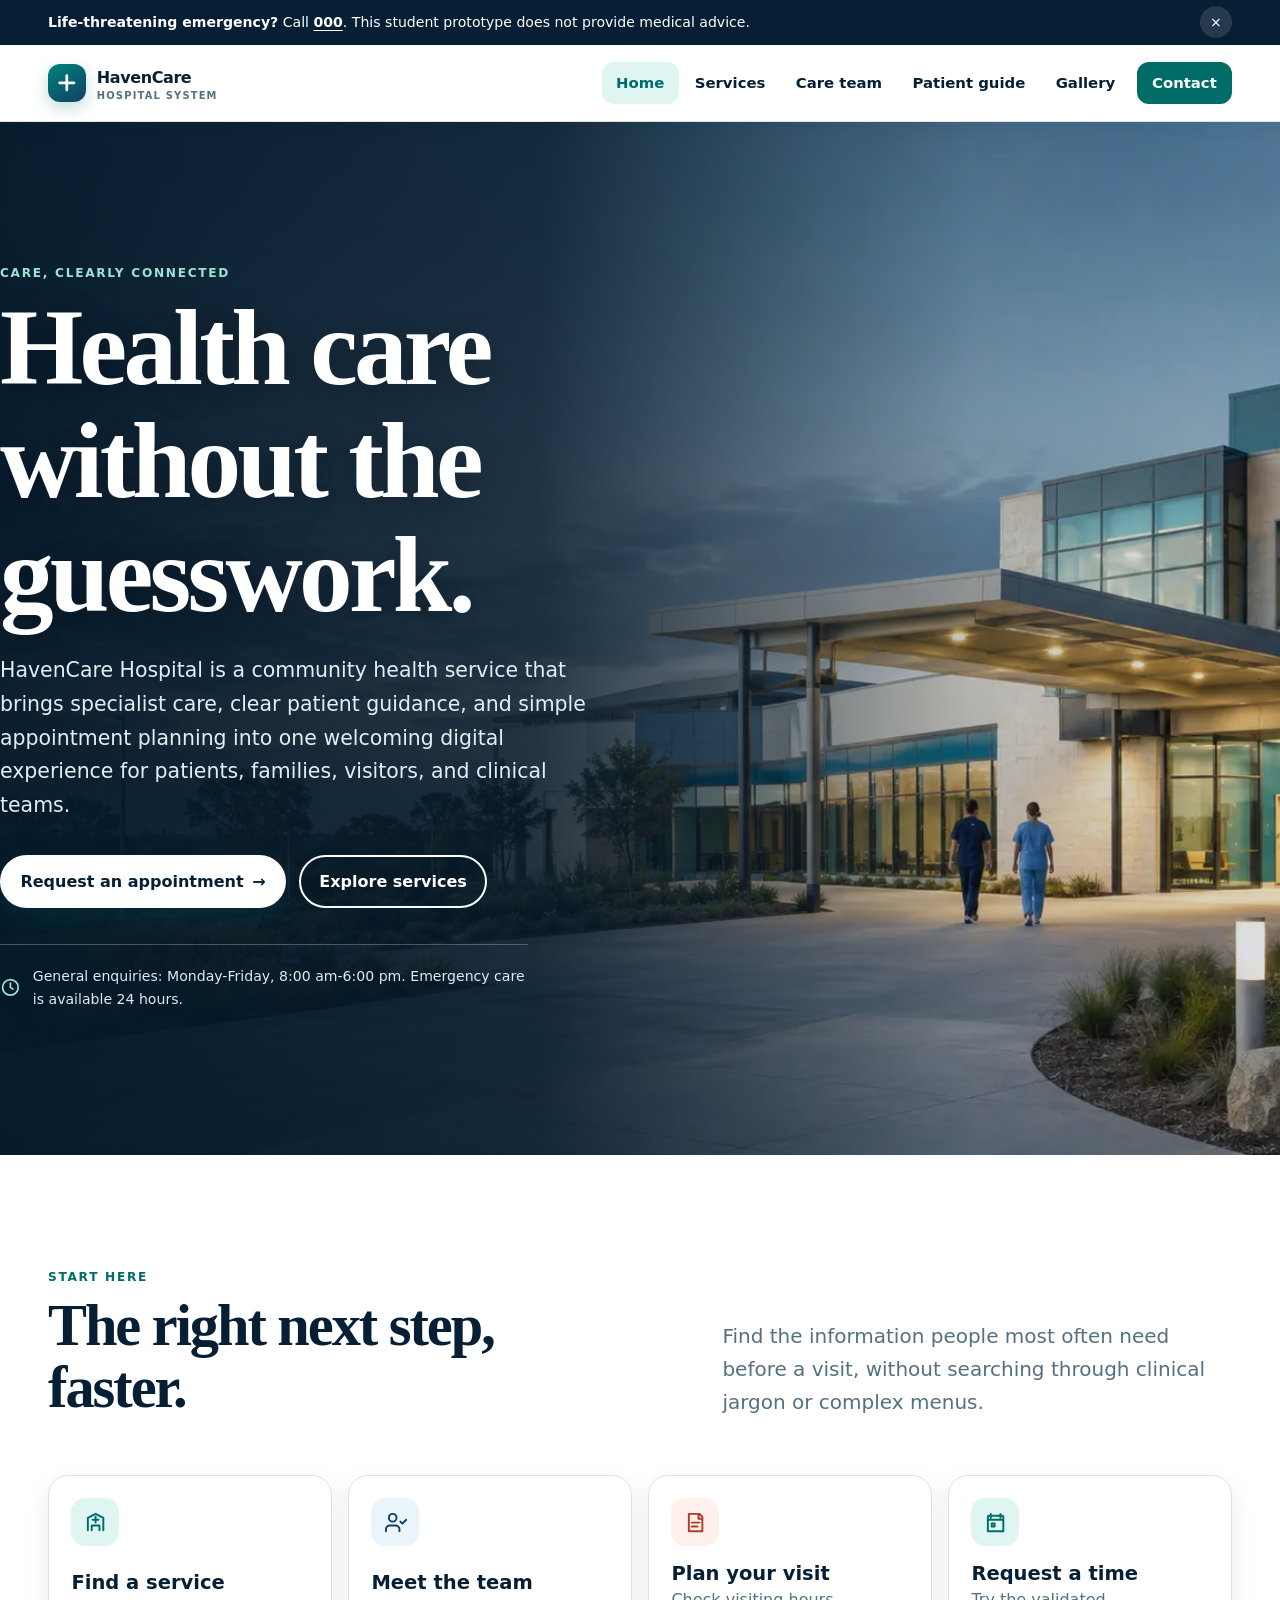
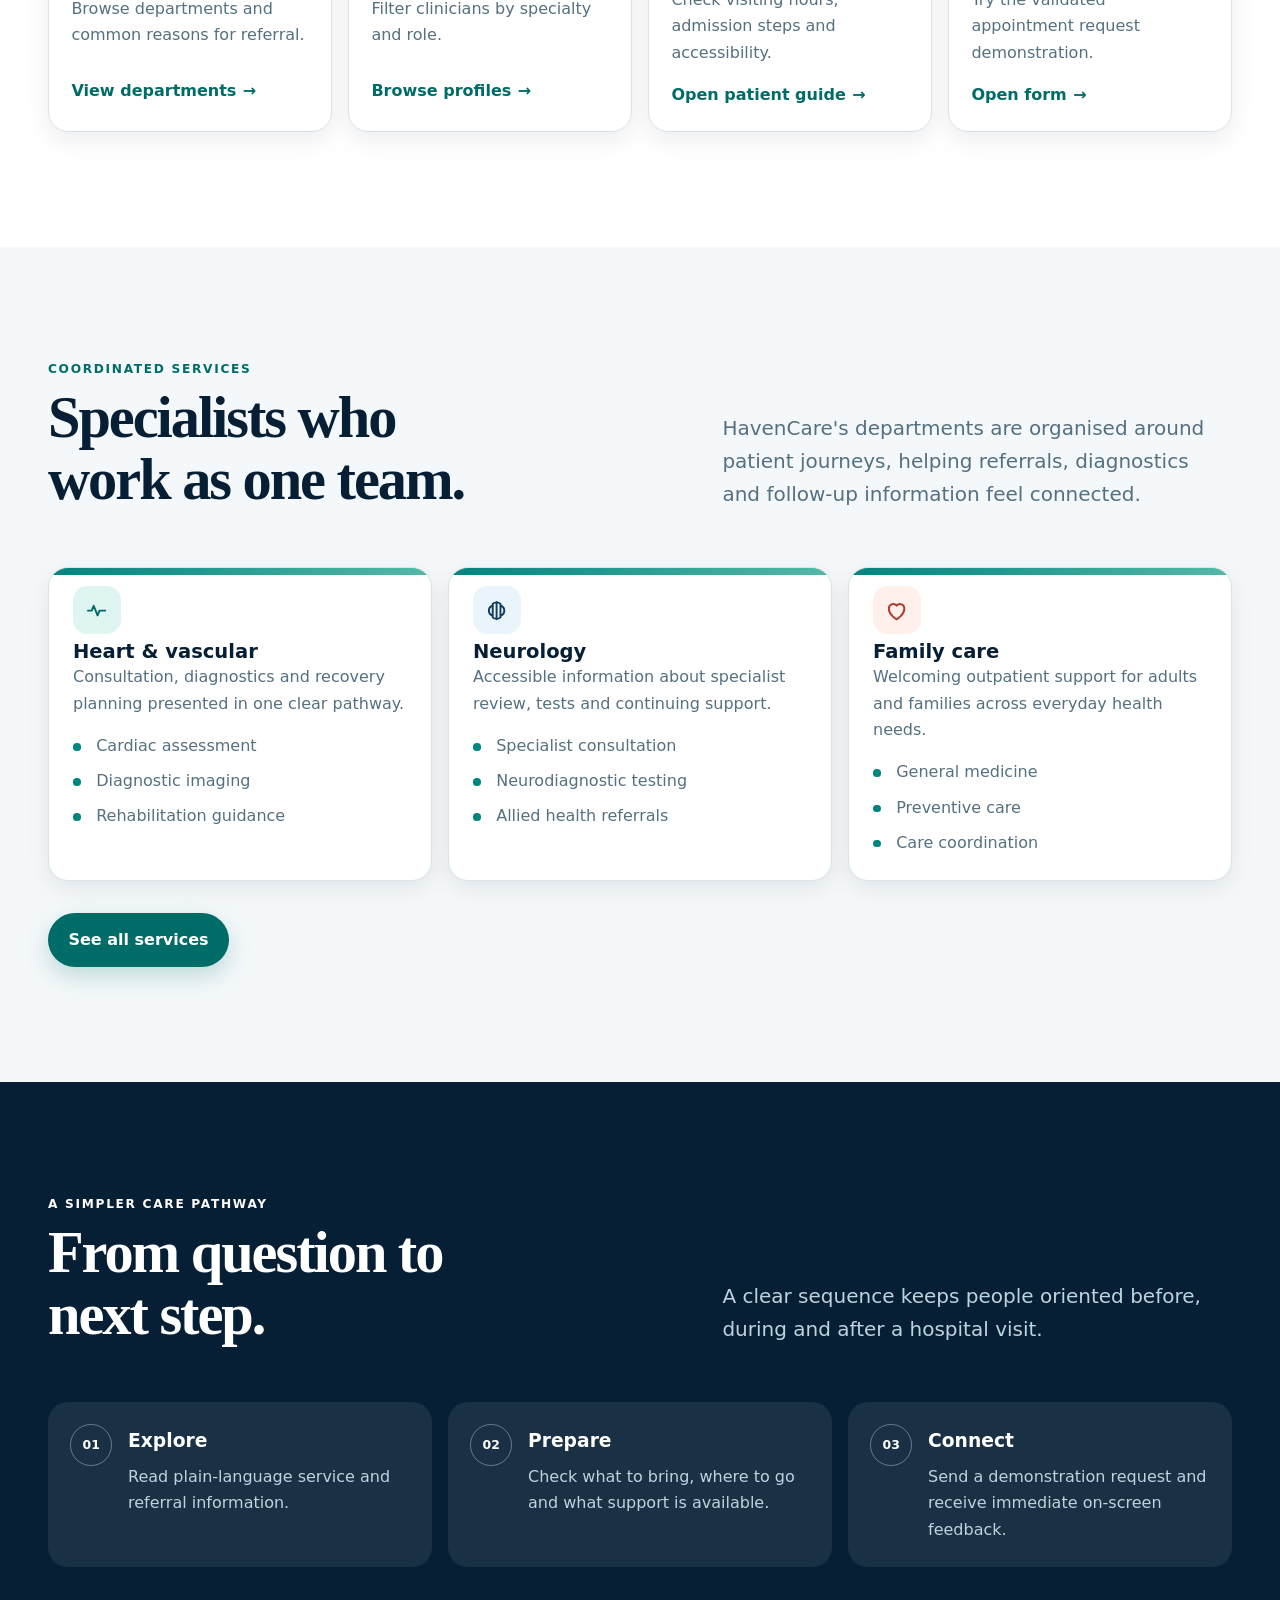
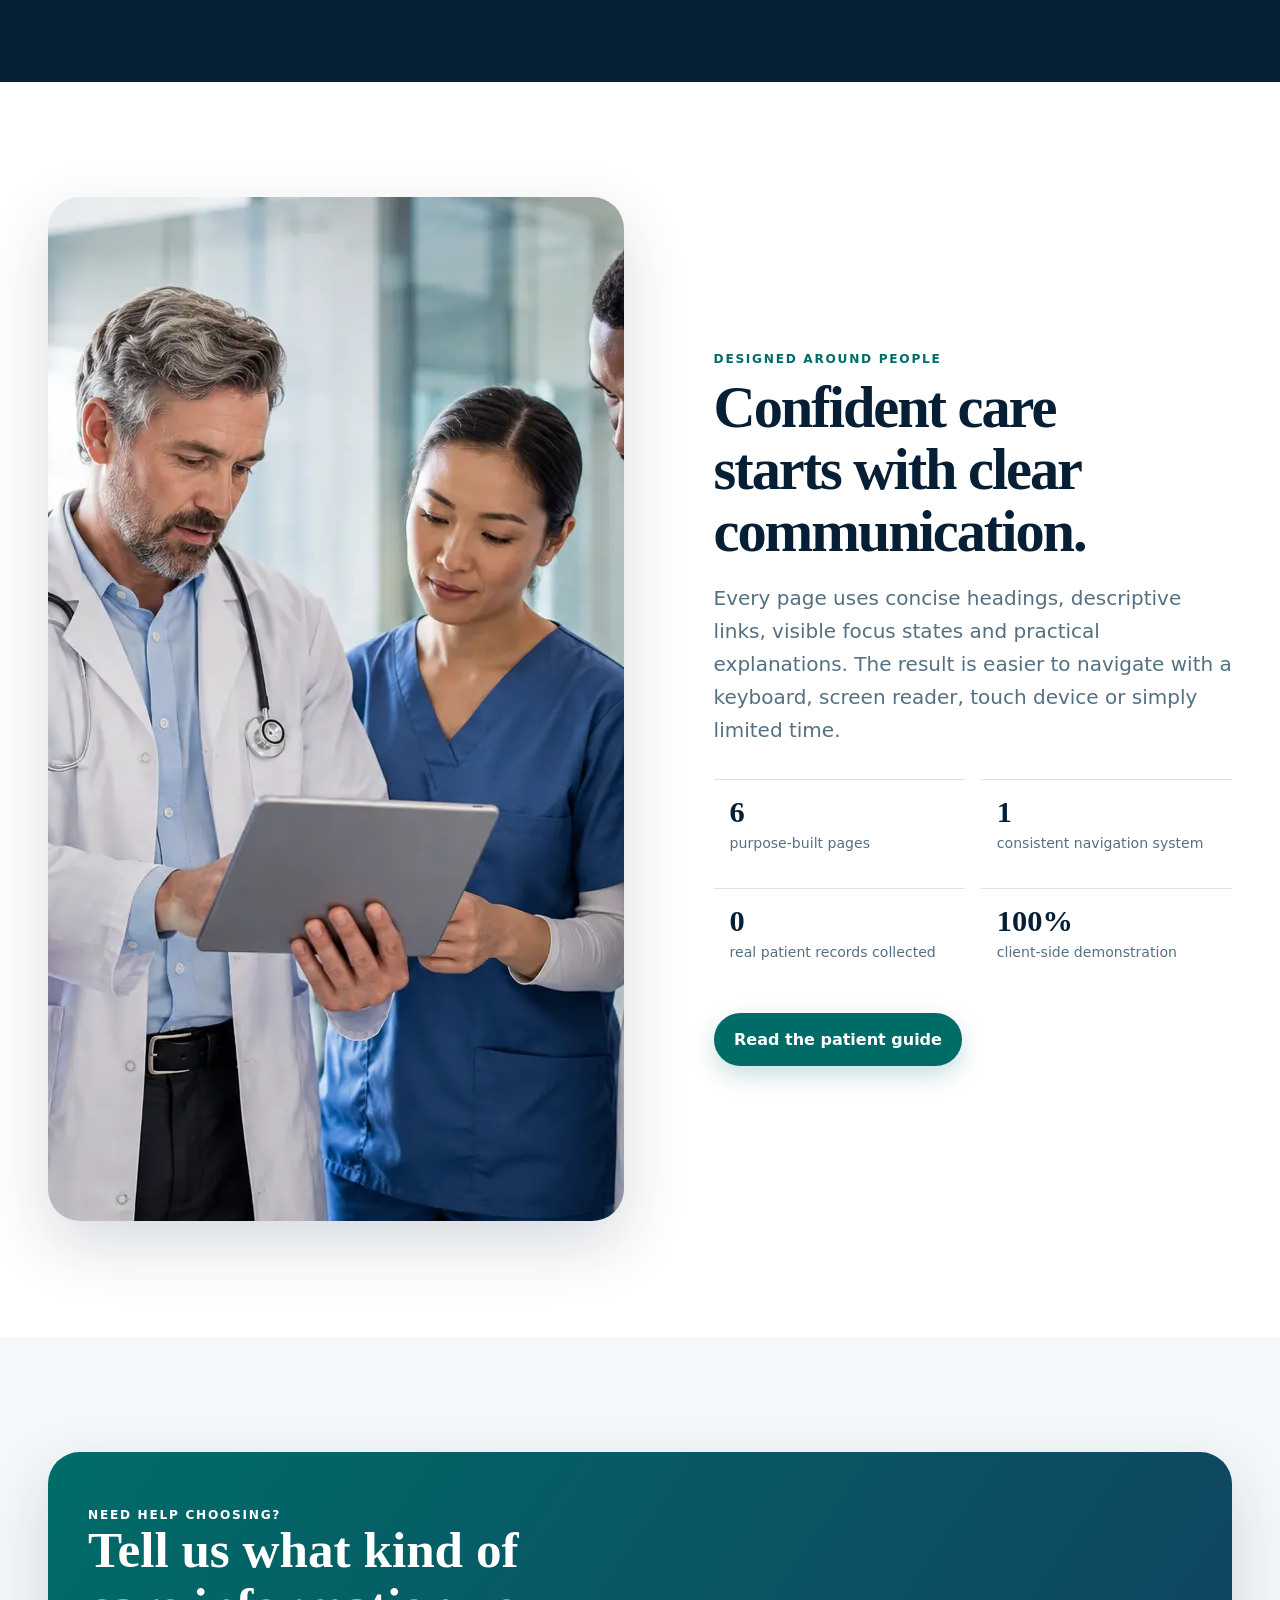
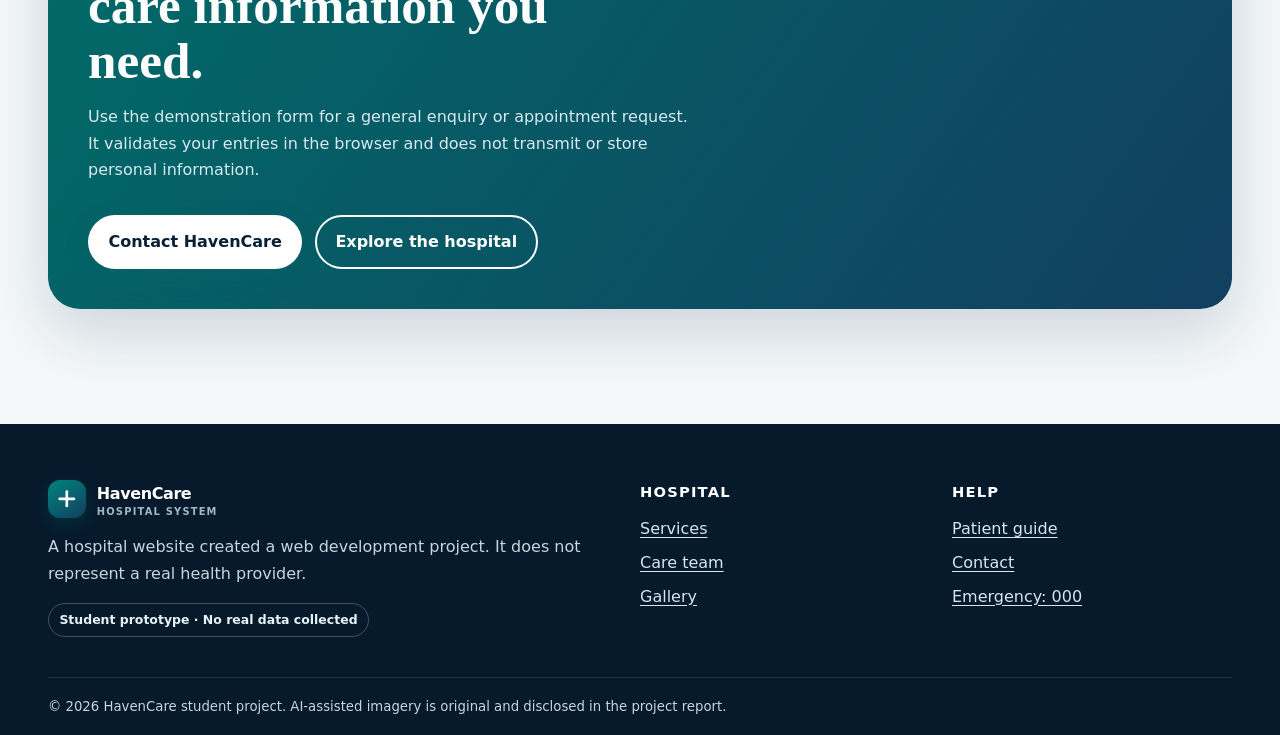
<file: website/index.html>
<!doctype html>
<html lang="en-AU">
<head>
  <meta charset="utf-8">
  <meta name="viewport" content="width=device-width, initial-scale=1">
  <meta name="description" content="HavenCare Hospital Management System - an accessible static prototype for services, care teams, patient information and appointment requests.">
  <title>HavenCare Hospital Management System</title>
  <link rel="stylesheet" href="assets/css/styles.css">
  <script src="assets/js/app.js" defer></script>
</head>
<body>
  <a class="skip-link" href="#main-content">Skip to main content</a>

  <aside class="announcement" data-announcement aria-label="Emergency information">
    <div class="container announcement__inner">
      <p><strong>Life-threatening emergency?</strong> Call <a href="tel:000">000</a>. This student prototype does not provide medical advice.</p>
      <button class="announcement__close" type="button" data-announcement-close aria-label="Dismiss emergency information">×</button>
    </div>
  </aside>

  <header class="site-header">
    <div class="container header__inner">
      <a class="brand" href="index.html" aria-label="HavenCare home">
        <span class="brand__mark" aria-hidden="true">
          <svg viewBox="0 0 24 24" fill="none"><path d="M12 4v16M4 12h16" stroke="currentColor" stroke-width="3" stroke-linecap="round"/></svg>
        </span>
        <span class="brand__text">HavenCare <span>Hospital system</span></span>
      </a>
      <button class="nav-toggle" type="button" data-nav-toggle aria-expanded="false" aria-controls="primary-navigation" aria-label="Open navigation">
        <svg viewBox="0 0 24 24" fill="none" aria-hidden="true"><path d="M4 7h16M4 12h16M4 17h16" stroke="currentColor" stroke-width="2" stroke-linecap="round"/></svg>
      </button>
      <nav class="site-nav" data-site-nav id="primary-navigation" aria-label="Primary navigation">
        <ul>
          <li><a href="index.html" aria-current="page">Home</a></li>
          <li><a href="services.html">Services</a></li>
          <li><a href="doctors.html">Care team</a></li>
          <li><a href="resources.html">Patient guide</a></li>
          <li><a href="gallery.html">Gallery</a></li>
          <li><a class="nav-cta" href="contact.html">Contact</a></li>
        </ul>
      </nav>
    </div>
  </header>

  <main id="main-content">
    <section class="hero" aria-labelledby="home-title">
      <div class="container hero__inner">
        <div class="hero__content">
          <p class="eyebrow">Care, clearly connected</p>
          <h1 class="hero-title" id="home-title">Health care without the guesswork.</h1>
          <p class="hero__copy">HavenCare Hospital is a community health service that brings specialist care, clear patient guidance, and simple appointment planning into one welcoming digital experience for patients, families, visitors, and clinical teams.</p>
          <div class="actions">
            <a class="button button--light" href="contact.html">Request an appointment <span aria-hidden="true">→</span></a>
            <a class="button button--outline" href="services.html">Explore services</a>
          </div>
          <div class="hero__note">
            <svg viewBox="0 0 24 24" fill="none" aria-hidden="true"><path d="M12 21a9 9 0 1 0 0-18 9 9 0 0 0 0 18Z" stroke="currentColor" stroke-width="2"/><path d="M12 7v5l3 2" stroke="currentColor" stroke-width="2" stroke-linecap="round"/></svg>
            <span>General enquiries: Monday-Friday, 8:00 am-6:00 pm. Emergency care is available 24 hours.</span>
          </div>
        </div>
      </div>
    </section>

    <section class="section section--white" aria-labelledby="quick-title">
      <div class="container">
        <div class="section-head">
          <div>
            <p class="eyebrow">Start here</p>
            <h2 class="section-title" id="quick-title">The right next step, faster.</h2>
          </div>
          <p class="lede">Find the information people most often need before a visit, without searching through clinical jargon or complex menus.</p>
        </div>
        <div class="quick-grid">
          <a class="quick-card" href="services.html">
            <span class="icon-tile" aria-hidden="true"><svg viewBox="0 0 24 24" fill="none"><path d="M4 20V7l8-4 8 4v13M8 20v-5h8v5M9 9h6M12 6v6" stroke="currentColor" stroke-width="2" stroke-linecap="round" stroke-linejoin="round"/></svg></span>
            <div><h2>Find a service</h2><p>Browse departments and common reasons for referral.</p></div>
            <span class="text-link">View departments</span>
          </a>
          <a class="quick-card" href="doctors.html">
            <span class="icon-tile icon-tile--navy" aria-hidden="true"><svg viewBox="0 0 24 24" fill="none"><path d="M16 21v-2a4 4 0 0 0-4-4H6a4 4 0 0 0-4 4v2M9 11a4 4 0 1 0 0-8 4 4 0 0 0 0 8ZM17 11l2 2 4-4" stroke="currentColor" stroke-width="2" stroke-linecap="round" stroke-linejoin="round"/></svg></span>
            <div><h2>Meet the team</h2><p>Filter clinicians by specialty and role.</p></div>
            <span class="text-link">Browse profiles</span>
          </a>
          <a class="quick-card" href="resources.html">
            <span class="icon-tile icon-tile--coral" aria-hidden="true"><svg viewBox="0 0 24 24" fill="none"><path d="M5 3h11l3 3v15H5V3ZM15 3v5h4M8 12h8M8 16h6" stroke="currentColor" stroke-width="2" stroke-linecap="round" stroke-linejoin="round"/></svg></span>
            <div><h2>Plan your visit</h2><p>Check visiting hours, admission steps and accessibility.</p></div>
            <span class="text-link">Open patient guide</span>
          </a>
          <a class="quick-card" href="contact.html">
            <span class="icon-tile" aria-hidden="true"><svg viewBox="0 0 24 24" fill="none"><path d="M7 3v4M17 3v4M4 9h16M5 5h14a1 1 0 0 1 1 1v15H4V6a1 1 0 0 1 1-1ZM8 13h3v3H8v-3Z" stroke="currentColor" stroke-width="2" stroke-linecap="round" stroke-linejoin="round"/></svg></span>
            <div><h2>Request a time</h2><p>Try the validated appointment request demonstration.</p></div>
            <span class="text-link">Open form</span>
          </a>
        </div>
      </div>
    </section>

    <section class="section" aria-labelledby="services-preview-title">
      <div class="container">
        <div class="section-head">
          <div>
            <p class="eyebrow">Coordinated services</p>
            <h2 class="section-title" id="services-preview-title">Specialists who work as one team.</h2>
          </div>
          <p class="lede">HavenCare's departments are organised around patient journeys, helping referrals, diagnostics and follow-up information feel connected.</p>
        </div>
        <div class="card-grid">
          <article class="card service-card">
            <span class="icon-tile" aria-hidden="true"><svg viewBox="0 0 24 24" fill="none"><path d="M3 12h4l2-5 4 10 2-5h6" stroke="currentColor" stroke-width="2" stroke-linecap="round" stroke-linejoin="round"/></svg></span>
            <h3>Heart & vascular</h3>
            <p>Consultation, diagnostics and recovery planning presented in one clear pathway.</p>
            <ul><li>Cardiac assessment</li><li>Diagnostic imaging</li><li>Rehabilitation guidance</li></ul>
          </article>
          <article class="card service-card">
            <span class="icon-tile icon-tile--navy" aria-hidden="true"><svg viewBox="0 0 24 24" fill="none"><path d="M12 3v18M7 7c-2 1-3 3-3 5s1 4 3 5M17 7c2 1 3 3 3 5s-1 4-3 5M8 5c2-2 6-2 8 0v14c-2 2-6 2-8 0V5Z" stroke="currentColor" stroke-width="2" stroke-linecap="round"/></svg></span>
            <h3>Neurology</h3>
            <p>Accessible information about specialist review, tests and continuing support.</p>
            <ul><li>Specialist consultation</li><li>Neurodiagnostic testing</li><li>Allied health referrals</li></ul>
          </article>
          <article class="card service-card">
            <span class="icon-tile icon-tile--coral" aria-hidden="true"><svg viewBox="0 0 24 24" fill="none"><path d="M12 21s8-4.5 8-11A4.5 4.5 0 0 0 12 7a4.5 4.5 0 0 0-8 3c0 6.5 8 11 8 11Z" stroke="currentColor" stroke-width="2" stroke-linejoin="round"/></svg></span>
            <h3>Family care</h3>
            <p>Welcoming outpatient support for adults and families across everyday health needs.</p>
            <ul><li>General medicine</li><li>Preventive care</li><li>Care coordination</li></ul>
          </article>
        </div>
        <div class="actions"><a class="button" href="services.html">See all services</a></div>
      </div>
    </section>

    <section class="section section--navy" aria-labelledby="pathway-title">
      <div class="container">
        <div class="section-head">
          <div>
            <p class="eyebrow">A simpler care pathway</p>
            <h2 class="section-title" id="pathway-title">From question to next step.</h2>
          </div>
          <p class="lede lede--inverse">A clear sequence keeps people oriented before, during and after a hospital visit.</p>
        </div>
        <div class="pathway">
          <article class="pathway__step"><h3>Explore</h3><p>Read plain-language service and referral information.</p></article>
          <article class="pathway__step"><h3>Prepare</h3><p>Check what to bring, where to go and what support is available.</p></article>
          <article class="pathway__step"><h3>Connect</h3><p>Send a demonstration request and receive immediate on-screen feedback.</p></article>
        </div>
      </div>
    </section>

    <section class="section section--white" aria-labelledby="people-title">
      <div class="container feature-split">
        <img class="feature-split__image" src="assets/images/gallery-care-team.webp" width="1536" height="1024" loading="lazy" alt="Four healthcare professionals reviewing a tablet together in a bright meeting room">
        <div class="feature-split__content">
          <p class="eyebrow">Designed around people</p>
          <h2 class="section-title" id="people-title">Confident care starts with clear communication.</h2>
          <p class="lede">Every page uses concise headings, descriptive links, visible focus states and practical explanations. The result is easier to navigate with a keyboard, screen reader, touch device or simply limited time.</p>
          <div class="stats-grid" aria-label="Prototype highlights">
            <div class="stat"><strong>6</strong><span>purpose-built pages</span></div>
            <div class="stat"><strong>1</strong><span>consistent navigation system</span></div>
            <div class="stat"><strong>0</strong><span>real patient records collected</span></div>
            <div class="stat"><strong>100%</strong><span>client-side demonstration</span></div>
          </div>
          <div class="actions"><a class="button" href="resources.html">Read the patient guide</a></div>
        </div>
      </div>
    </section>

    <section class="section">
      <div class="container callout">
        <p class="eyebrow">Need help choosing?</p>
        <h2>Tell us what kind of care information you need.</h2>
        <p>Use the demonstration form for a general enquiry or appointment request. It validates your entries in the browser and does not transmit or store personal information.</p>
        <div class="actions"><a class="button button--light" href="contact.html">Contact HavenCare</a><a class="button button--outline" href="gallery.html">Explore the hospital</a></div>
      </div>
    </section>
  </main>

  <footer class="site-footer">
    <div class="container footer__grid">
      <div class="footer__brand">
        <a class="brand" href="index.html">
          <span class="brand__mark" aria-hidden="true"><svg viewBox="0 0 24 24" fill="none"><path d="M12 4v16M4 12h16" stroke="currentColor" stroke-width="3" stroke-linecap="round"/></svg></span>
          <span class="brand__text">HavenCare <span>Hospital system</span></span>
        </a>
        <p>A hospital website created a web development project. It does not represent a real health provider.</p>
        <span class="prototype-badge">Student prototype · No real data collected</span>
      </div>
      <nav class="footer__links" aria-label="Hospital information"><h2>Hospital</h2><ul><li><a href="services.html">Services</a></li><li><a href="doctors.html">Care team</a></li><li><a href="gallery.html">Gallery</a></li></ul></nav>
      <nav class="footer__links" aria-label="Help and contact"><h2>Help</h2><ul><li><a href="resources.html">Patient guide</a></li><li><a href="contact.html">Contact</a></li><li><a href="tel:000">Emergency: 000</a></li></ul></nav>
    </div>
    <div class="container footer__bottom"><p>© <span data-year>2026</span> HavenCare student project. AI-assisted imagery is original and disclosed in the project report.</p></div>
  </footer>
</body>
</html>
</file>
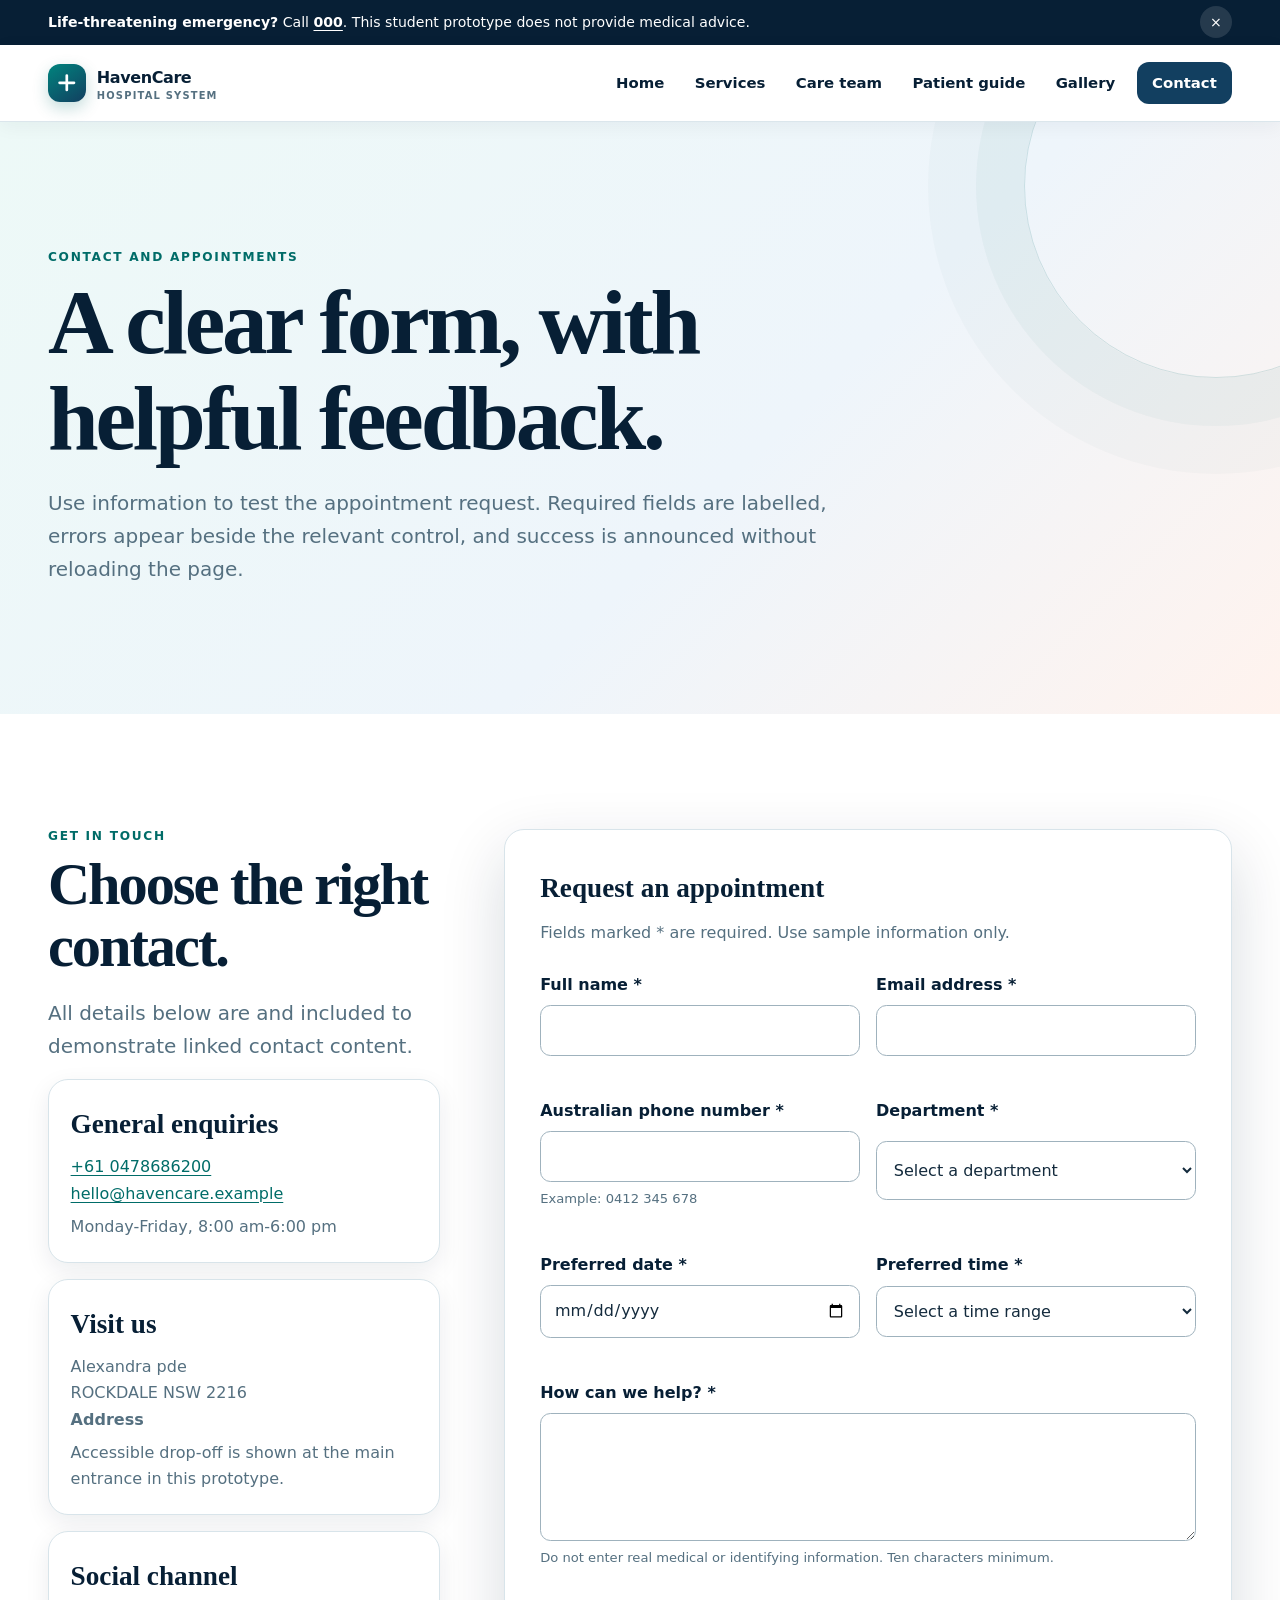
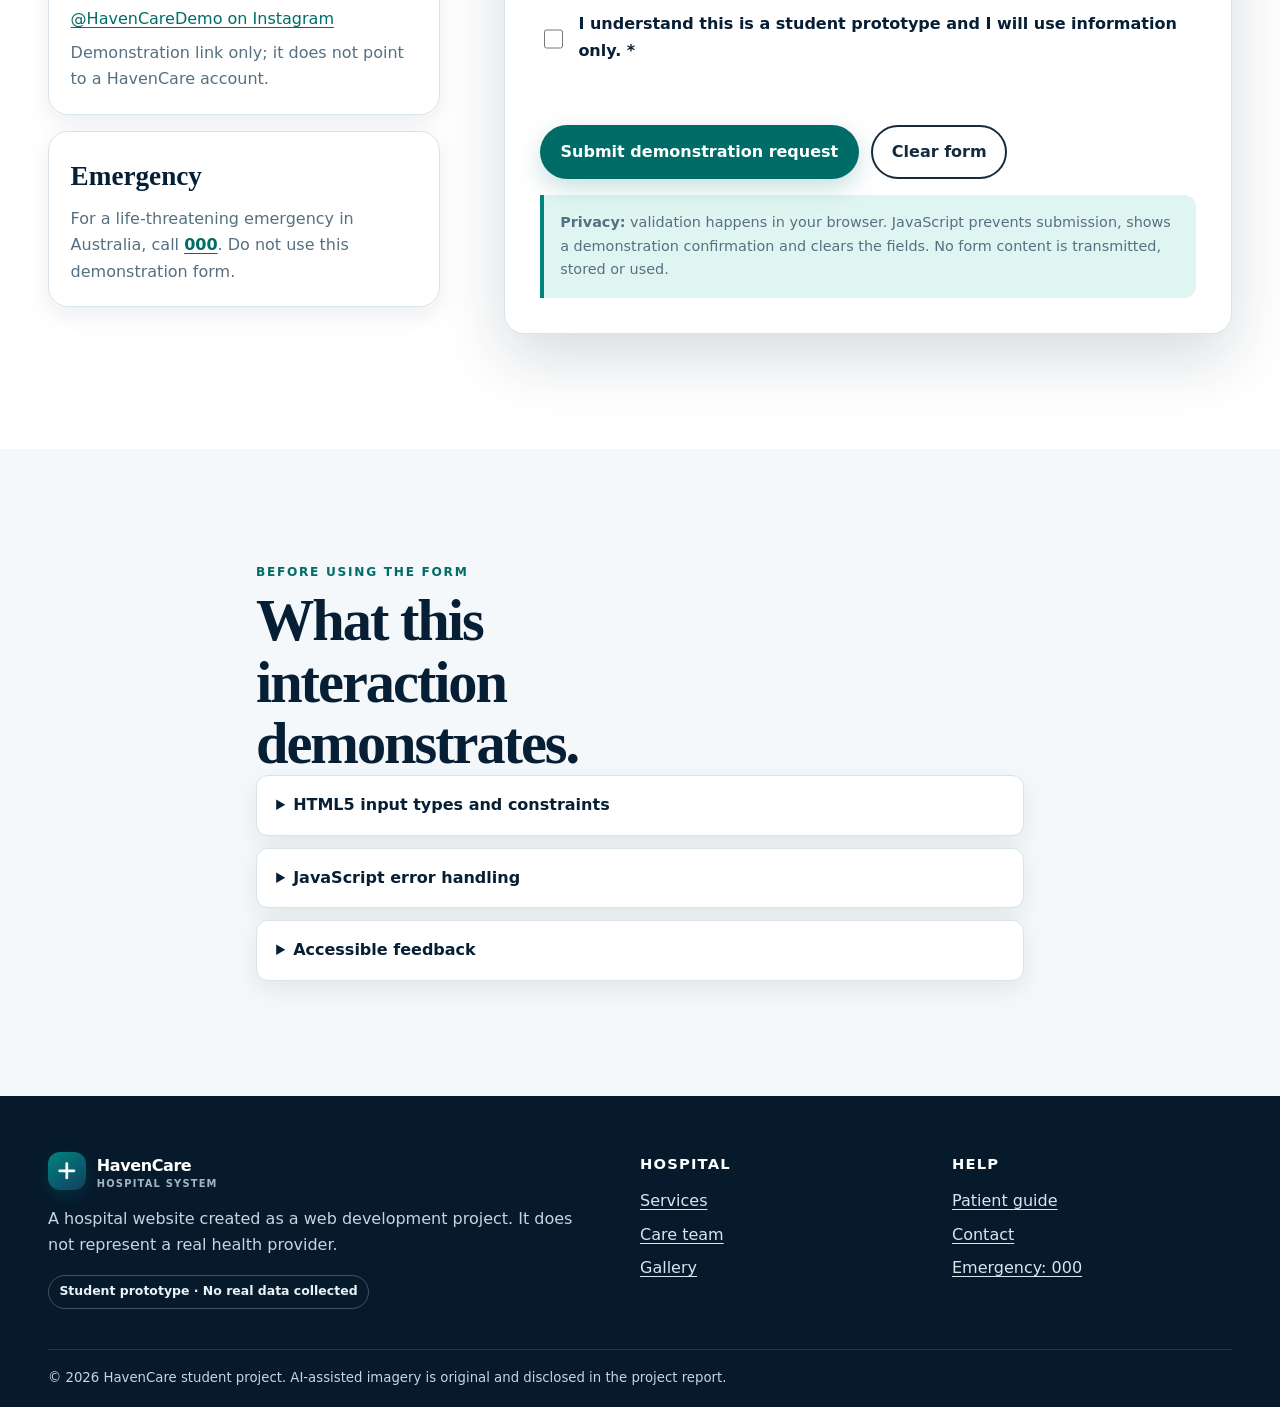
<file: website/contact.html>
<!doctype html>
<html lang="en-AU">
<head>
  <meta charset="utf-8">
  <meta name="viewport" content="width=device-width, initial-scale=1">
  <meta name="description" content="Contact the HavenCare hospital and test an accessible, client-side appointment request form.">
  <title>Contact and Appointments | HavenCare</title>
  <link rel="stylesheet" href="assets/css/styles.css">
  <script src="assets/js/app.js" defer></script>
</head>
<body>
  <a class="skip-link" href="#main-content">Skip to main content</a>
  <aside class="announcement" data-announcement aria-label="Emergency information"><div class="container announcement__inner"><p><strong>Life-threatening emergency?</strong> Call <a href="tel:000">000</a>. This student prototype does not provide medical advice.</p><button class="announcement__close" type="button" data-announcement-close aria-label="Dismiss emergency information">×</button></div></aside>
  <header class="site-header"><div class="container header__inner"><a class="brand" href="index.html" aria-label="HavenCare home"><span class="brand__mark" aria-hidden="true"><svg viewBox="0 0 24 24" fill="none"><path d="M12 4v16M4 12h16" stroke="currentColor" stroke-width="3" stroke-linecap="round"/></svg></span><span class="brand__text">HavenCare <span>Hospital system</span></span></a><button class="nav-toggle" type="button" data-nav-toggle aria-expanded="false" aria-controls="primary-navigation" aria-label="Open navigation"><svg viewBox="0 0 24 24" fill="none" aria-hidden="true"><path d="M4 7h16M4 12h16M4 17h16" stroke="currentColor" stroke-width="2" stroke-linecap="round"/></svg></button><nav class="site-nav" data-site-nav id="primary-navigation" aria-label="Primary navigation"><ul><li><a href="index.html">Home</a></li><li><a href="services.html">Services</a></li><li><a href="doctors.html">Care team</a></li><li><a href="resources.html">Patient guide</a></li><li><a href="gallery.html">Gallery</a></li><li><a class="nav-cta" href="contact.html" aria-current="page">Contact</a></li></ul></nav></div></header>

  <main id="main-content">
    <header class="page-hero"><div class="container"><p class="eyebrow">Contact and appointments</p><h1 class="page-title">A clear form, with helpful feedback.</h1><p class="lede">Use information to test the appointment request. Required fields are labelled, errors appear beside the relevant control, and success is announced without reloading the page.</p></div></header>

    <section class="section section--white" aria-labelledby="contact-title">
      <div class="container contact-layout">
        <div class="contact-stack">
          <div><p class="eyebrow">Get in touch</p><h2 class="section-title" id="contact-title">Choose the right contact.</h2><p class="lede">All details below are and included to demonstrate linked contact content.</p></div>
          <article class="contact-card"><h2>General enquiries</h2><p><a href="tel:+61355550100">+61 0478686200</a><br><a href="mailto:hello@havencare.example">hello@havencare.example</a></p><p>Monday-Friday, 8:00 am-6:00 pm</p></article>
          <article class="contact-card"><h2>Visit us</h2><p>Alexandra pde<br>ROCKDALE NSW 2216<br><strong>Address</strong></p><p>Accessible drop-off is shown at the main entrance in this prototype.</p></article>
          <article class="contact-card" id="social"><h2>Social channel</h2><p><a href="https://www.instagram.com/rohantimilsaina" target="_blank" rel="noopener noreferrer">@HavenCareDemo on Instagram <span class="sr-only">(opens in a new tab)</span></a></p><p>Demonstration link only; it does not point to a HavenCare account.</p></article>
          <article class="contact-card"><h2>Emergency</h2><p>For a life-threatening emergency in Australia, call <a href="tel:000"><strong>000</strong></a>. Do not use this demonstration form.</p></article>
        </div>

        <form class="form-card" action="contact.html" method="post" data-appointment-form novalidate aria-labelledby="form-title">
          <h2 id="form-title">Request an appointment</h2>
          <p class="form-intro">Fields marked <span aria-hidden="true">*</span><span class="sr-only">required</span> are required. Use sample information only.</p>
          <div class="form-status" data-form-status role="status" aria-live="polite" tabindex="-1"></div>

          <div class="form-grid form-grid--two">
            <div class="field">
              <label for="full-name">Full name <span aria-hidden="true">*</span></label>
              <input id="full-name" name="full-name" type="text" autocomplete="name" required minlength="2" aria-describedby="full-name-error" aria-invalid="false">
              <p class="field-error" id="full-name-error"></p>
            </div>

            <div class="field">
              <label for="email">Email address <span aria-hidden="true">*</span></label>
              <input id="email" name="email" type="email" autocomplete="email" required aria-describedby="email-error" aria-invalid="false">
              <p class="field-error" id="email-error"></p>
            </div>

            <div class="field">
              <label for="phone">Australian phone number <span aria-hidden="true">*</span></label>
              <input id="phone" name="phone" type="tel" autocomplete="tel" inputmode="tel" required pattern="(?:\+?61|0)[2-478](?:[ -]?[0-9]){8}" aria-describedby="phone-help phone-error" aria-invalid="false">
              <p class="field-help" id="phone-help">Example: 0412 345 678</p>
              <p class="field-error" id="phone-error"></p>
            </div>

            <div class="field">
              <label for="department">Department <span aria-hidden="true">*</span></label>
              <select id="department" name="department" required aria-describedby="department-error" aria-invalid="false"><option value="" selected disabled>Select a department</option><option>Cardiology</option><option>Neurology</option><option>General medicine</option><option>Orthopaedics</option><option>Diagnostic imaging</option><option>General enquiry</option></select>
              <p class="field-error" id="department-error"></p>
            </div>

            <div class="field">
              <label for="preferred-date">Preferred date <span aria-hidden="true">*</span></label>
              <input id="preferred-date" name="preferred-date" type="date" required aria-describedby="preferred-date-error" aria-invalid="false">
              <p class="field-error" id="preferred-date-error"></p>
            </div>

            <div class="field">
              <label for="preferred-time">Preferred time <span aria-hidden="true">*</span></label>
              <select id="preferred-time" name="preferred-time" required aria-describedby="preferred-time-error" aria-invalid="false"><option value="" selected disabled>Select a time range</option><option>Morning, 8:00 am-12:00 pm</option><option>Afternoon, 12:00 pm-4:00 pm</option><option>Late afternoon, 4:00 pm-6:00 pm</option></select>
              <p class="field-error" id="preferred-time-error"></p>
            </div>

            <div class="field field--full">
              <label for="message">How can we help? <span aria-hidden="true">*</span></label>
              <textarea id="message" name="message" required minlength="10" aria-describedby="message-help message-error" aria-invalid="false"></textarea>
              <p class="field-help" id="message-help">Do not enter real medical or identifying information. Ten characters minimum.</p>
              <p class="field-error" id="message-error"></p>
            </div>

            <div class="field field--full">
              <div class="checkbox-field"><input id="privacy-consent" name="privacy-consent" type="checkbox" required aria-describedby="privacy-consent-error" aria-invalid="false"><label for="privacy-consent">I understand this is a student prototype and I will use information only. <span aria-hidden="true">*</span></label></div>
              <p class="field-error" id="privacy-consent-error"></p>
            </div>
          </div>

          <div class="actions"><button class="button" type="submit">Submit demonstration request</button><button class="button button--outline" type="reset">Clear form</button></div>
          <p class="privacy-note"><strong>Privacy:</strong> validation happens in your browser. JavaScript prevents submission, shows a demonstration confirmation and clears the fields. No form content is transmitted, stored or used.</p>
        </form>
      </div>
    </section>

    <section class="section" aria-labelledby="before-title"><div class="narrow"><p class="eyebrow">Before using the form</p><h2 class="section-title" id="before-title">What this interaction demonstrates.</h2><div class="details-list"><details><summary>HTML5 input types and constraints</summary><div><p>Email, telephone, date, select, textarea and checkbox controls use required, pattern and minimum-length rules.</p></div></details><details><summary>JavaScript error handling</summary><div><p>Submit, blur, input and change events update field-level messages, invalid states and an overall error summary.</p></div></details><details><summary>Accessible feedback</summary><div><p>The status region uses a live announcement, invalid fields expose aria-invalid, and focus moves to the first error or the success confirmation.</p></div></details></div></div></section>
  </main>

  <footer class="site-footer"><div class="container footer__grid"><div class="footer__brand"><a class="brand" href="index.html"><span class="brand__mark" aria-hidden="true"><svg viewBox="0 0 24 24" fill="none"><path d="M12 4v16M4 12h16" stroke="currentColor" stroke-width="3" stroke-linecap="round"/></svg></span><span class="brand__text">HavenCare <span>Hospital system</span></span></a><p>A hospital website created as a web development project. It does not represent a real health provider.</p><span class="prototype-badge">Student prototype · No real data collected</span></div><nav class="footer__links" aria-label="Hospital information"><h2>Hospital</h2><ul><li><a href="services.html">Services</a></li><li><a href="doctors.html">Care team</a></li><li><a href="gallery.html">Gallery</a></li></ul></nav><nav class="footer__links" aria-label="Help and contact"><h2>Help</h2><ul><li><a href="resources.html">Patient guide</a></li><li><a href="contact.html">Contact</a></li><li><a href="tel:000">Emergency: 000</a></li></ul></nav></div><div class="container footer__bottom"><p>© <span data-year>2026</span> HavenCare student project. AI-assisted imagery is original and disclosed in the project report.</p></div></footer>
</body>
</html>
</file>
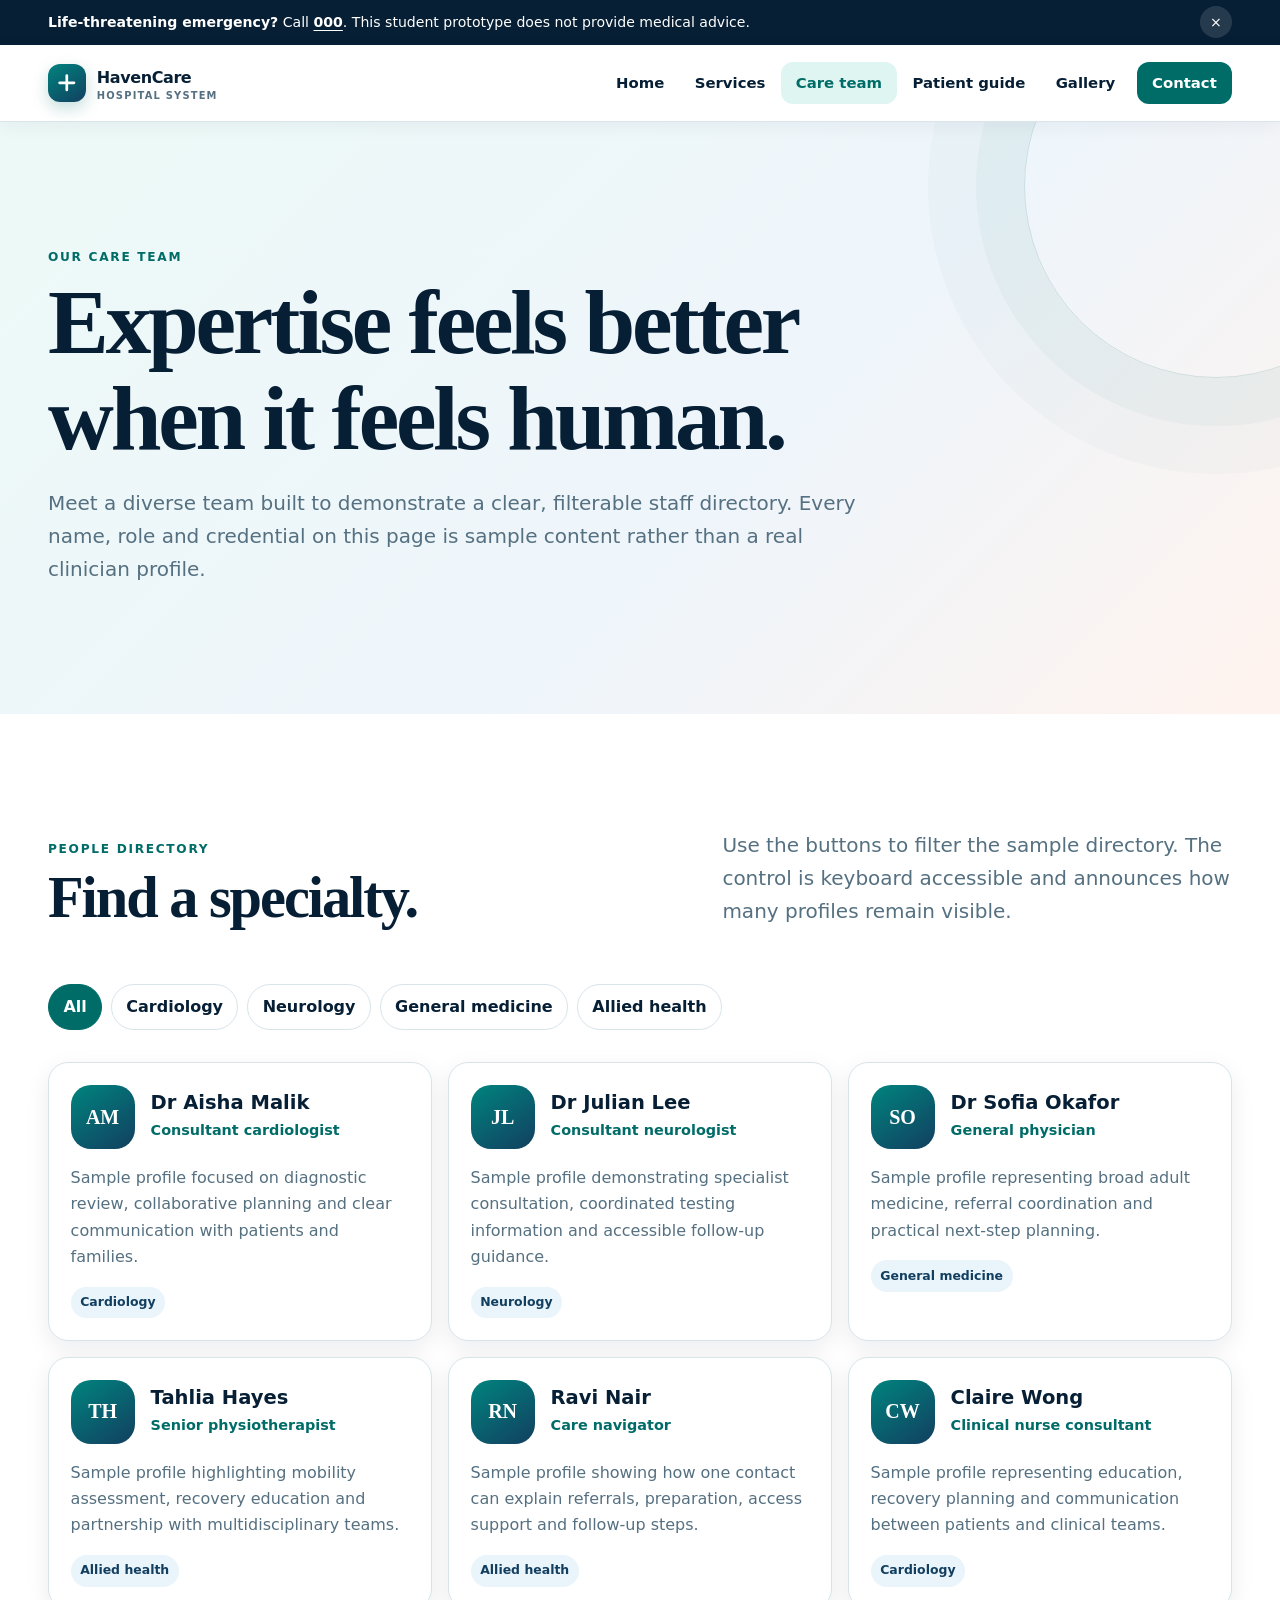
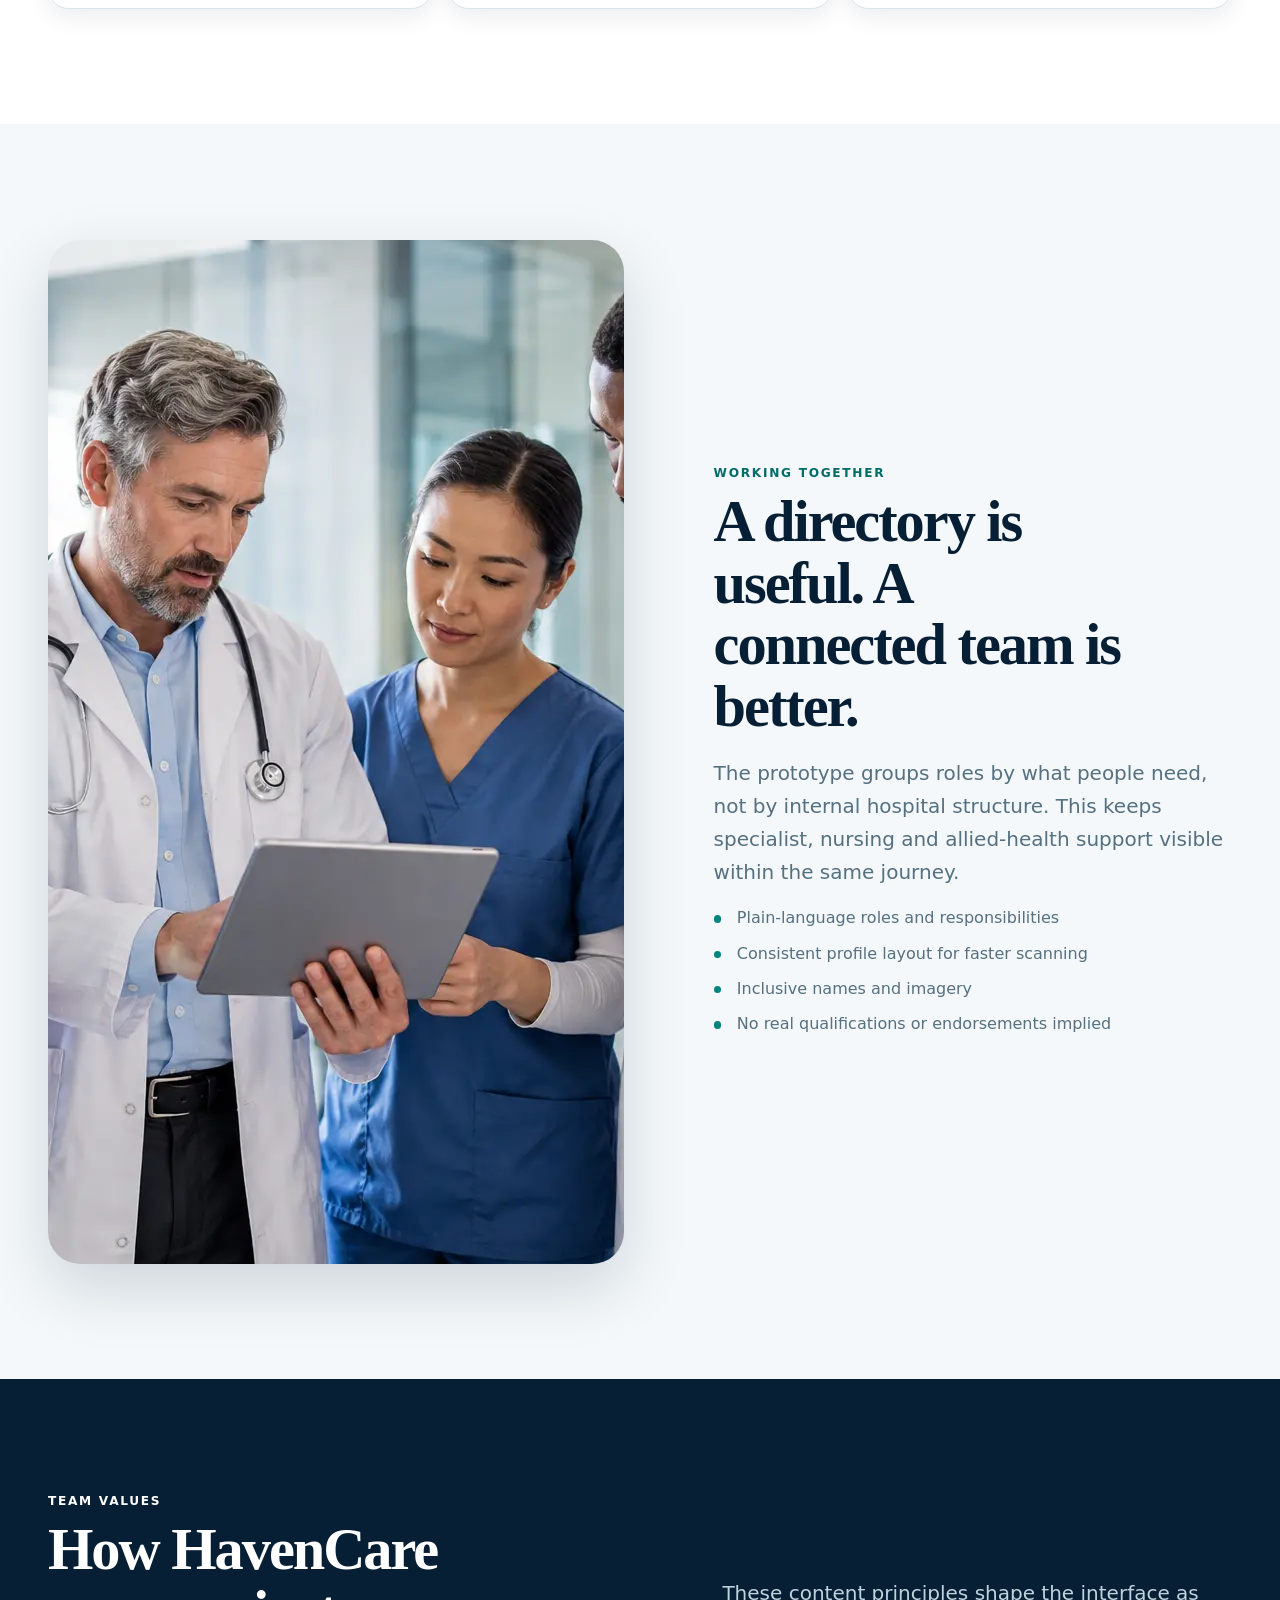
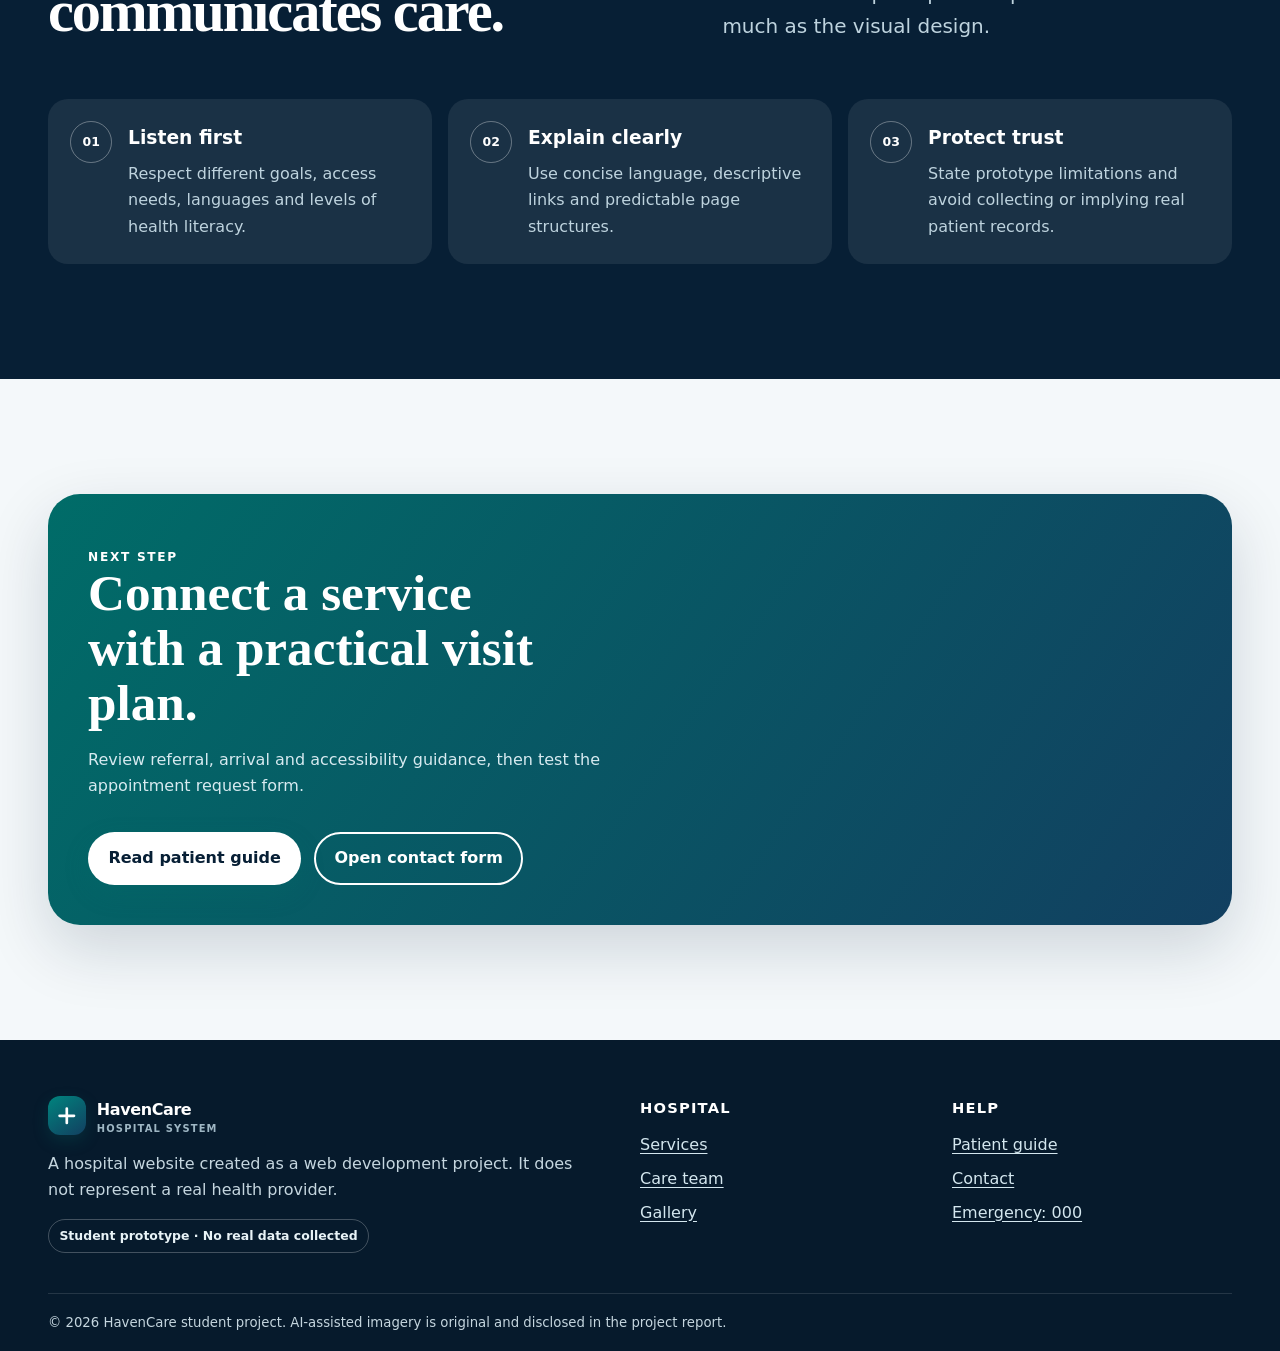
<file: website/doctors.html>
<!doctype html>
<html lang="en-AU">
<head>
  <meta charset="utf-8">
  <meta name="viewport" content="width=device-width, initial-scale=1">
  <meta name="description" content="Meet the interdisciplinary care team in the HavenCare Hospital Management System prototype.">
  <title>Care Team | HavenCare</title>
  <link rel="stylesheet" href="assets/css/styles.css">
  <script src="assets/js/app.js" defer></script>
</head>
<body>
  <a class="skip-link" href="#main-content">Skip to main content</a>
  <aside class="announcement" data-announcement aria-label="Emergency information"><div class="container announcement__inner"><p><strong>Life-threatening emergency?</strong> Call <a href="tel:000">000</a>. This student prototype does not provide medical advice.</p><button class="announcement__close" type="button" data-announcement-close aria-label="Dismiss emergency information">×</button></div></aside>
  <header class="site-header">
    <div class="container header__inner">
      <a class="brand" href="index.html" aria-label="HavenCare home"><span class="brand__mark" aria-hidden="true"><svg viewBox="0 0 24 24" fill="none"><path d="M12 4v16M4 12h16" stroke="currentColor" stroke-width="3" stroke-linecap="round"/></svg></span><span class="brand__text">HavenCare <span>Hospital system</span></span></a>
      <button class="nav-toggle" type="button" data-nav-toggle aria-expanded="false" aria-controls="primary-navigation" aria-label="Open navigation"><svg viewBox="0 0 24 24" fill="none" aria-hidden="true"><path d="M4 7h16M4 12h16M4 17h16" stroke="currentColor" stroke-width="2" stroke-linecap="round"/></svg></button>
      <nav class="site-nav" data-site-nav id="primary-navigation" aria-label="Primary navigation"><ul><li><a href="index.html">Home</a></li><li><a href="services.html">Services</a></li><li><a href="doctors.html" aria-current="page">Care team</a></li><li><a href="resources.html">Patient guide</a></li><li><a href="gallery.html">Gallery</a></li><li><a class="nav-cta" href="contact.html">Contact</a></li></ul></nav>
    </div>
  </header>

  <main id="main-content">
    <header class="page-hero">
      <div class="container"><p class="eyebrow">Our care team</p><h1 class="page-title">Expertise feels better when it feels human.</h1><p class="lede">Meet a diverse team built to demonstrate a clear, filterable staff directory. Every name, role and credential on this page is sample content rather than a real clinician profile.</p></div>
    </header>

    <section class="section section--white" aria-labelledby="team-title">
      <div class="container">
        <div class="section-head"><div><p class="eyebrow">People directory</p><h2 class="section-title" id="team-title">Find a specialty.</h2></div><p class="lede">Use the buttons to filter the sample directory. The control is keyboard accessible and announces how many profiles remain visible.</p></div>
        <div class="filter-bar" aria-label="Filter care team by specialty">
          <button class="filter-button" type="button" data-team-filter="all" aria-pressed="true">All</button>
          <button class="filter-button" type="button" data-team-filter="cardiology" aria-pressed="false">Cardiology</button>
          <button class="filter-button" type="button" data-team-filter="neurology" aria-pressed="false">Neurology</button>
          <button class="filter-button" type="button" data-team-filter="medicine" aria-pressed="false">General medicine</button>
          <button class="filter-button" type="button" data-team-filter="allied" aria-pressed="false">Allied health</button>
        </div>
        <p class="sr-only" data-filter-status aria-live="polite">6 team members shown.</p>
        <div class="team-grid">
          <article class="team-card" data-specialty="cardiology">
            <div class="team-card__top"><div class="avatar" aria-hidden="true">AM</div><div><h3>Dr Aisha Malik</h3><p class="team-card__role">Consultant cardiologist</p></div></div>
            <p>Sample profile focused on diagnostic review, collaborative planning and clear communication with patients and families.</p><span class="tag">Cardiology</span>
          </article>
          <article class="team-card" data-specialty="neurology">
            <div class="team-card__top"><div class="avatar" aria-hidden="true">JL</div><div><h3>Dr Julian Lee</h3><p class="team-card__role">Consultant neurologist</p></div></div>
            <p>Sample profile demonstrating specialist consultation, coordinated testing information and accessible follow-up guidance.</p><span class="tag">Neurology</span>
          </article>
          <article class="team-card" data-specialty="medicine">
            <div class="team-card__top"><div class="avatar" aria-hidden="true">SO</div><div><h3>Dr Sofia Okafor</h3><p class="team-card__role">General physician</p></div></div>
            <p>Sample profile representing broad adult medicine, referral coordination and practical next-step planning.</p><span class="tag">General medicine</span>
          </article>
          <article class="team-card" data-specialty="allied">
            <div class="team-card__top"><div class="avatar" aria-hidden="true">TH</div><div><h3>Tahlia Hayes</h3><p class="team-card__role">Senior physiotherapist</p></div></div>
            <p>Sample profile highlighting mobility assessment, recovery education and partnership with multidisciplinary teams.</p><span class="tag">Allied health</span>
          </article>
          <article class="team-card" data-specialty="allied">
            <div class="team-card__top"><div class="avatar" aria-hidden="true">RN</div><div><h3>Ravi Nair</h3><p class="team-card__role">Care navigator</p></div></div>
            <p>Sample profile showing how one contact can explain referrals, preparation, access support and follow-up steps.</p><span class="tag">Allied health</span>
          </article>
          <article class="team-card" data-specialty="cardiology">
            <div class="team-card__top"><div class="avatar" aria-hidden="true">CW</div><div><h3>Claire Wong</h3><p class="team-card__role">Clinical nurse consultant</p></div></div>
            <p>Sample profile representing education, recovery planning and communication between patients and clinical teams.</p><span class="tag">Cardiology</span>
          </article>
        </div>
      </div>
    </section>

    <section class="section" aria-labelledby="teamwork-title">
      <div class="container feature-split">
        <img class="feature-split__image" src="assets/images/gallery-care-team.webp" width="1536" height="1024" loading="lazy" alt="A diverse hospital team gathered around a tablet in a sunlit collaboration room">
        <div class="feature-split__content"><p class="eyebrow">Working together</p><h2 class="section-title" id="teamwork-title">A directory is useful. A connected team is better.</h2><p class="lede">The prototype groups roles by what people need, not by internal hospital structure. This keeps specialist, nursing and allied-health support visible within the same journey.</p><ul class="check-list"><li>Plain-language roles and responsibilities</li><li>Consistent profile layout for faster scanning</li><li>Inclusive names and imagery</li><li>No real qualifications or endorsements implied</li></ul></div>
      </div>
    </section>

    <section class="section section--navy" aria-labelledby="values-title">
      <div class="container">
        <div class="section-head"><div><p class="eyebrow">Team values</p><h2 class="section-title" id="values-title">How HavenCare communicates care.</h2></div><p class="lede lede--inverse">These content principles shape the interface as much as the visual design.</p></div>
        <div class="pathway"><article class="pathway__step"><h3>Listen first</h3><p>Respect different goals, access needs, languages and levels of health literacy.</p></article><article class="pathway__step"><h3>Explain clearly</h3><p>Use concise language, descriptive links and predictable page structures.</p></article><article class="pathway__step"><h3>Protect trust</h3><p>State prototype limitations and avoid collecting or implying real patient records.</p></article></div>
      </div>
    </section>

    <section class="section"><div class="container callout"><p class="eyebrow">Next step</p><h2>Connect a service with a practical visit plan.</h2><p>Review referral, arrival and accessibility guidance, then test the appointment request form.</p><div class="actions"><a class="button button--light" href="resources.html">Read patient guide</a><a class="button button--outline" href="contact.html">Open contact form</a></div></div></section>
  </main>

  <footer class="site-footer"><div class="container footer__grid"><div class="footer__brand"><a class="brand" href="index.html"><span class="brand__mark" aria-hidden="true"><svg viewBox="0 0 24 24" fill="none"><path d="M12 4v16M4 12h16" stroke="currentColor" stroke-width="3" stroke-linecap="round"/></svg></span><span class="brand__text">HavenCare <span>Hospital system</span></span></a><p>A hospital website created as a web development project. It does not represent a real health provider.</p><span class="prototype-badge">Student prototype · No real data collected</span></div><nav class="footer__links" aria-label="Hospital information"><h2>Hospital</h2><ul><li><a href="services.html">Services</a></li><li><a href="doctors.html">Care team</a></li><li><a href="gallery.html">Gallery</a></li></ul></nav><nav class="footer__links" aria-label="Help and contact"><h2>Help</h2><ul><li><a href="resources.html">Patient guide</a></li><li><a href="contact.html">Contact</a></li><li><a href="tel:000">Emergency: 000</a></li></ul></nav></div><div class="container footer__bottom"><p>© <span data-year>2026</span> HavenCare student project. AI-assisted imagery is original and disclosed in the project report.</p></div></footer>
</body>
</html>
</file>
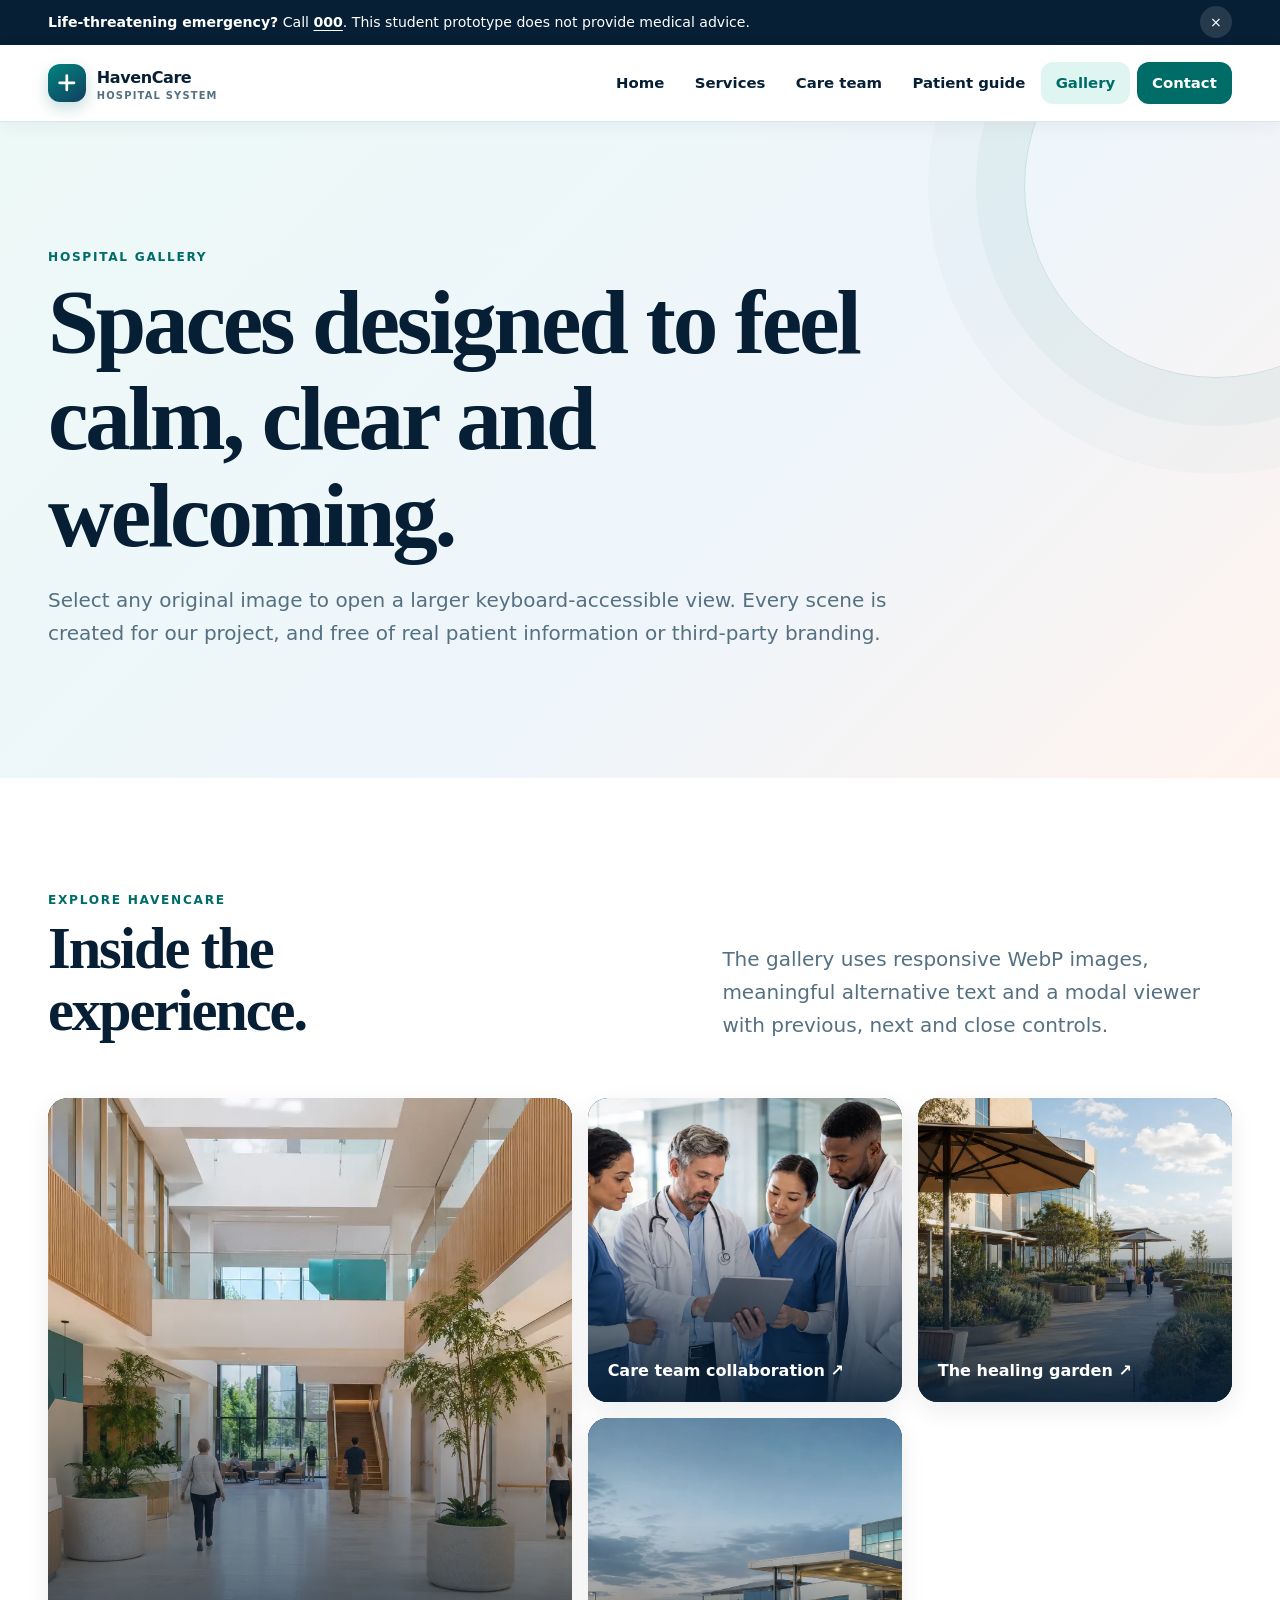
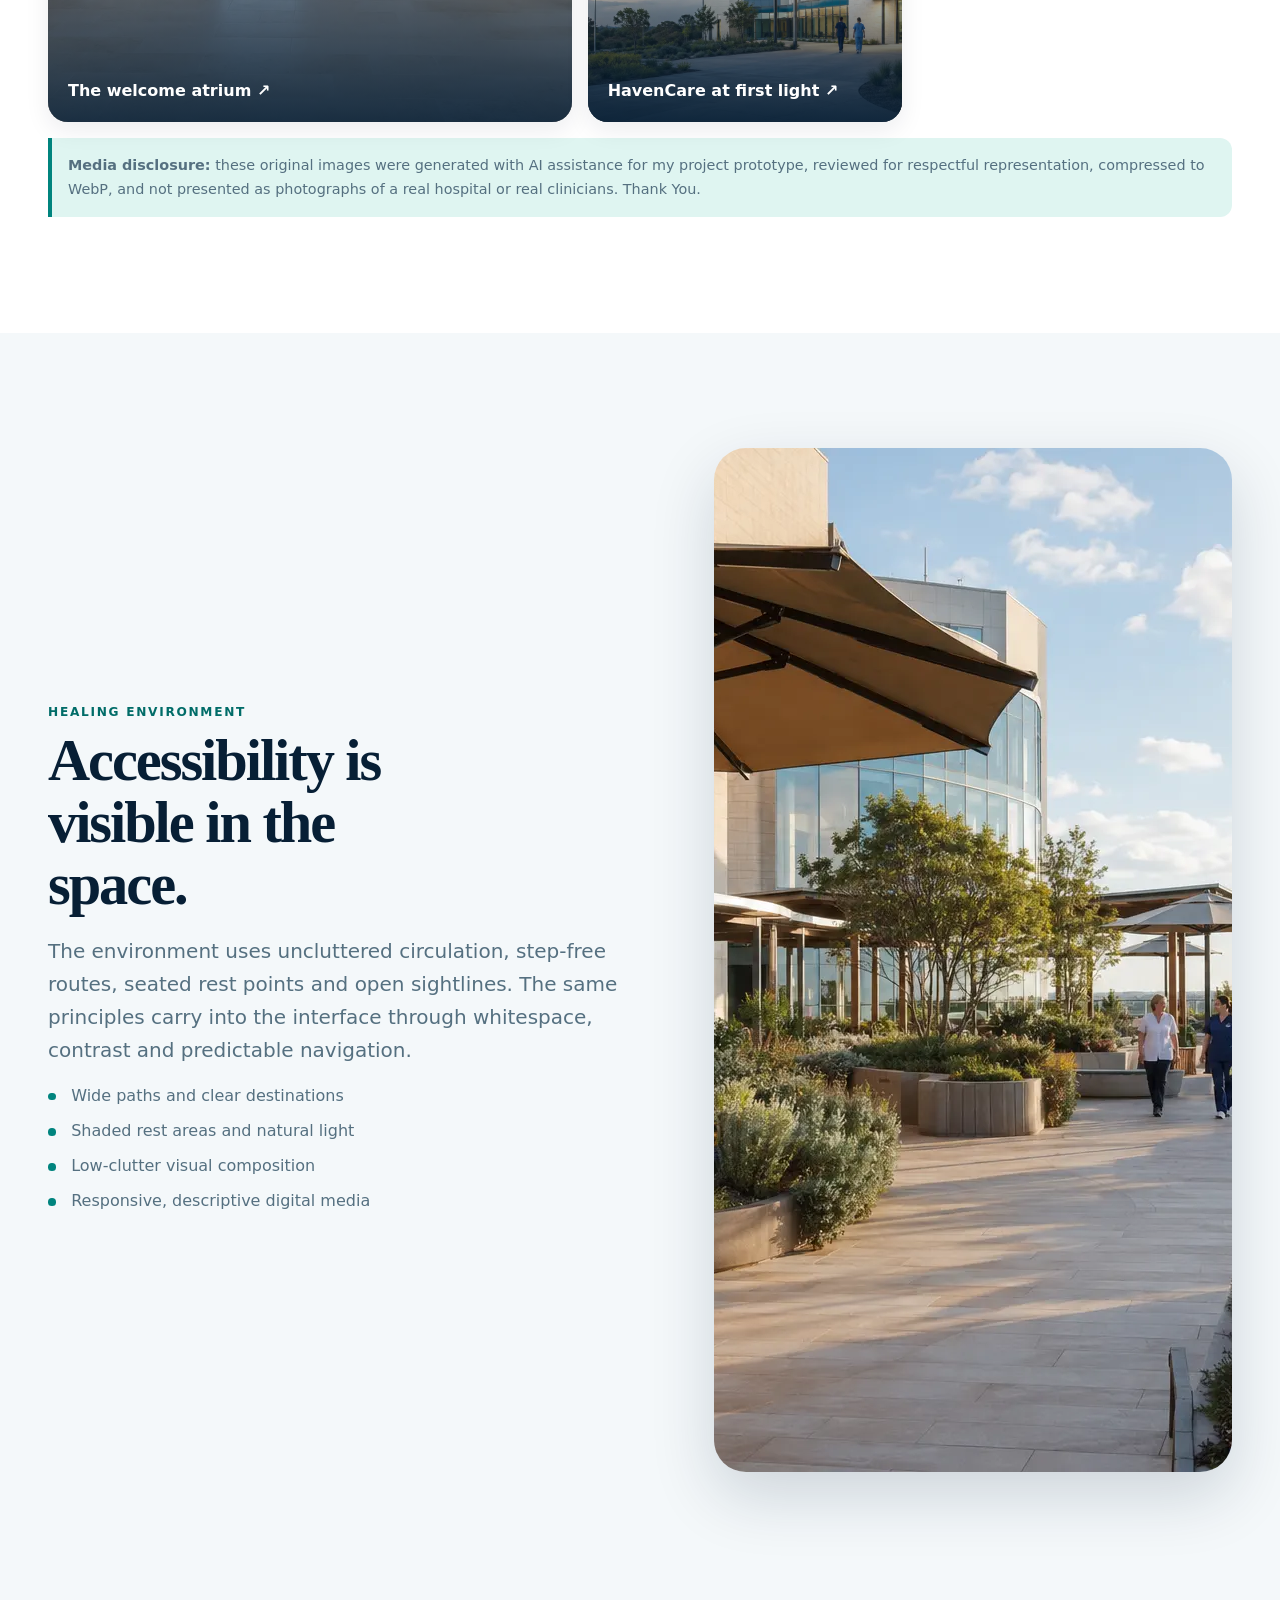
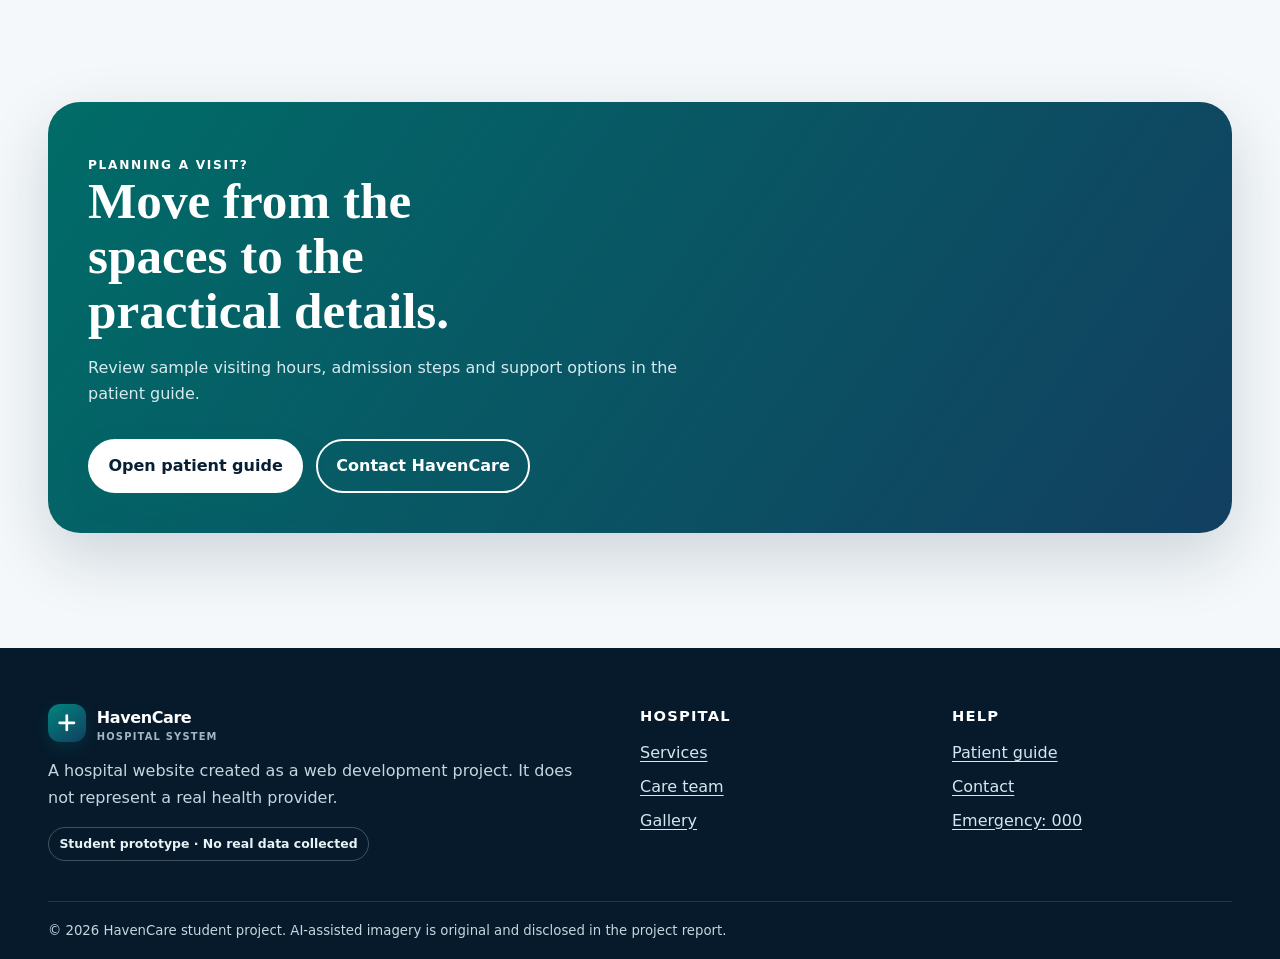
<file: website/gallery.html>
<!doctype html>
<html lang="en-AU">
<head>
  <meta charset="utf-8">
  <meta name="viewport" content="width=device-width, initial-scale=1">
  <meta name="description" content="Explore original images of the HavenCare hospital in an accessible interactive gallery.">
  <title>Hospital Gallery | HavenCare</title>
  <link rel="stylesheet" href="assets/css/styles.css">
  <script src="assets/js/app.js" defer></script>
</head>
<body>
  <a class="skip-link" href="#main-content">Skip to main content</a>
  <aside class="announcement" data-announcement aria-label="Emergency information"><div class="container announcement__inner"><p><strong>Life-threatening emergency?</strong> Call <a href="tel:000">000</a>. This student prototype does not provide medical advice.</p><button class="announcement__close" type="button" data-announcement-close aria-label="Dismiss emergency information">×</button></div></aside>
  <header class="site-header"><div class="container header__inner"><a class="brand" href="index.html" aria-label="HavenCare home"><span class="brand__mark" aria-hidden="true"><svg viewBox="0 0 24 24" fill="none"><path d="M12 4v16M4 12h16" stroke="currentColor" stroke-width="3" stroke-linecap="round"/></svg></span><span class="brand__text">HavenCare <span>Hospital system</span></span></a><button class="nav-toggle" type="button" data-nav-toggle aria-expanded="false" aria-controls="primary-navigation" aria-label="Open navigation"><svg viewBox="0 0 24 24" fill="none" aria-hidden="true"><path d="M4 7h16M4 12h16M4 17h16" stroke="currentColor" stroke-width="2" stroke-linecap="round"/></svg></button><nav class="site-nav" data-site-nav id="primary-navigation" aria-label="Primary navigation"><ul><li><a href="index.html">Home</a></li><li><a href="services.html">Services</a></li><li><a href="doctors.html">Care team</a></li><li><a href="resources.html">Patient guide</a></li><li><a href="gallery.html" aria-current="page">Gallery</a></li><li><a class="nav-cta" href="contact.html">Contact</a></li></ul></nav></div></header>

  <main id="main-content">
    <header class="page-hero"><div class="container"><p class="eyebrow">Hospital gallery</p><h1 class="page-title">Spaces designed to feel calm, clear and welcoming.</h1><p class="lede">Select any original image to open a larger keyboard-accessible view. Every scene is created for our project, and free of real patient information or third-party branding.</p></div></header>

    <section class="section section--white" aria-labelledby="gallery-title">
      <div class="container">
        <div class="section-head"><div><p class="eyebrow">Explore HavenCare</p><h2 class="section-title" id="gallery-title">Inside the experience.</h2></div><p class="lede">The gallery uses responsive WebP images, meaningful alternative text and a modal viewer with previous, next and close controls.</p></div>
        <div class="gallery-grid">
          <button class="gallery-card" type="button" data-gallery-item data-full="assets/images/gallery-reception.webp" data-title="The welcome atrium" data-description="Warm timber, clear sightlines and indoor planting make the main reception easy to recognise and navigate.">
            <img src="assets/images/gallery-reception.webp" width="1536" height="1024" alt="Sunlit hospital atrium with reception, timber panels and indoor trees">
            <span class="gallery-card__caption">The welcome atrium <span aria-hidden="true">↗</span></span>
          </button>
          <button class="gallery-card" type="button" data-gallery-item data-full="assets/images/gallery-care-team.webp" data-title="Care team collaboration" data-description="A diverse team reviews information together in a bright clinical collaboration room.">
            <img src="assets/images/gallery-care-team.webp" width="1536" height="1024" loading="lazy" alt="Four healthcare professionals collaborating around a tablet">
            <span class="gallery-card__caption">Care team collaboration <span aria-hidden="true">↗</span></span>
          </button>
          <button class="gallery-card" type="button" data-gallery-item data-full="assets/images/gallery-healing-garden.webp" data-title="The healing garden" data-description="Wide accessible paths, shaded seats and native plants create a restorative rooftop setting.">
            <img src="assets/images/gallery-healing-garden.webp" width="1536" height="1024" loading="lazy" alt="Accessible hospital rooftop garden with native plants and shaded seating">
            <span class="gallery-card__caption">The healing garden <span aria-hidden="true">↗</span></span>
          </button>
          <button class="gallery-card" type="button" data-gallery-item data-full="assets/images/hospital-hero.webp" data-title="HavenCare at first light" data-description="The hospital exterior uses an open landscaped approach and clearly visible sheltered entrance.">
            <img src="assets/images/hospital-hero.webp" width="1672" height="941" loading="lazy" alt="Contemporary Australian hospital exterior at early morning with two distant staff">
            <span class="gallery-card__caption">HavenCare at first light <span aria-hidden="true">↗</span></span>
          </button>
        </div>
        <p class="privacy-note"><strong>Media disclosure:</strong> these original images were generated with AI assistance for my project prototype, reviewed for respectful representation, compressed to WebP, and not presented as photographs of a real hospital or real clinicians. Thank You.</p>
      </div>
    </section>

    <section class="section" aria-labelledby="design-title"><div class="container feature-split feature-split--reverse"><img class="feature-split__image" src="assets/images/gallery-healing-garden.webp" width="1536" height="1024" loading="lazy" alt="Wide step-free garden path leading through native planting and shaded seating"><div class="feature-split__content"><p class="eyebrow">Healing environment</p><h2 class="section-title" id="design-title">Accessibility is visible in the space.</h2><p class="lede">The environment uses uncluttered circulation, step-free routes, seated rest points and open sightlines. The same principles carry into the interface through whitespace, contrast and predictable navigation.</p><ul class="check-list"><li>Wide paths and clear destinations</li><li>Shaded rest areas and natural light</li><li>Low-clutter visual composition</li><li>Responsive, descriptive digital media</li></ul></div></div></section>

    <section class="section"><div class="container callout"><p class="eyebrow">Planning a visit?</p><h2>Move from the spaces to the practical details.</h2><p>Review sample visiting hours, admission steps and support options in the patient guide.</p><div class="actions"><a class="button button--light" href="resources.html">Open patient guide</a><a class="button button--outline" href="contact.html">Contact HavenCare</a></div></div></section>
  </main>

  <dialog class="gallery-dialog" data-gallery-dialog aria-labelledby="gallery-dialog-title" aria-describedby="gallery-dialog-description">
    <img class="gallery-dialog__image" data-gallery-image src="assets/images/gallery-reception.webp" width="1536" height="1024" alt="Sunlit hospital atrium with reception, timber panels and indoor trees">
    <div class="gallery-dialog__footer">
      <div><h2 id="gallery-dialog-title" data-gallery-title>The welcome atrium</h2><p id="gallery-dialog-description" data-gallery-description>Warm timber, clear sightlines and indoor planting make the main reception easy to recognise and navigate.</p></div>
      <div class="gallery-dialog__controls"><button class="icon-button" type="button" data-gallery-previous><span aria-hidden="true">←</span> Previous</button><button class="icon-button" type="button" data-gallery-next>Next <span aria-hidden="true">→</span></button><button class="icon-button" type="button" data-gallery-close>Close <span aria-hidden="true">×</span></button></div>
    </div>
  </dialog>

  <footer class="site-footer"><div class="container footer__grid"><div class="footer__brand"><a class="brand" href="index.html"><span class="brand__mark" aria-hidden="true"><svg viewBox="0 0 24 24" fill="none"><path d="M12 4v16M4 12h16" stroke="currentColor" stroke-width="3" stroke-linecap="round"/></svg></span><span class="brand__text">HavenCare <span>Hospital system</span></span></a><p>A hospital website created as a web development project. It does not represent a real health provider.</p><span class="prototype-badge">Student prototype · No real data collected</span></div><nav class="footer__links" aria-label="Hospital information"><h2>Hospital</h2><ul><li><a href="services.html">Services</a></li><li><a href="doctors.html">Care team</a></li><li><a href="gallery.html">Gallery</a></li></ul></nav><nav class="footer__links" aria-label="Help and contact"><h2>Help</h2><ul><li><a href="resources.html">Patient guide</a></li><li><a href="contact.html">Contact</a></li><li><a href="tel:000">Emergency: 000</a></li></ul></nav></div><div class="container footer__bottom"><p>© <span data-year>2026</span> HavenCare student project. AI-assisted imagery is original and disclosed in the project report.</p></div></footer>
</body>
</html>
</file>
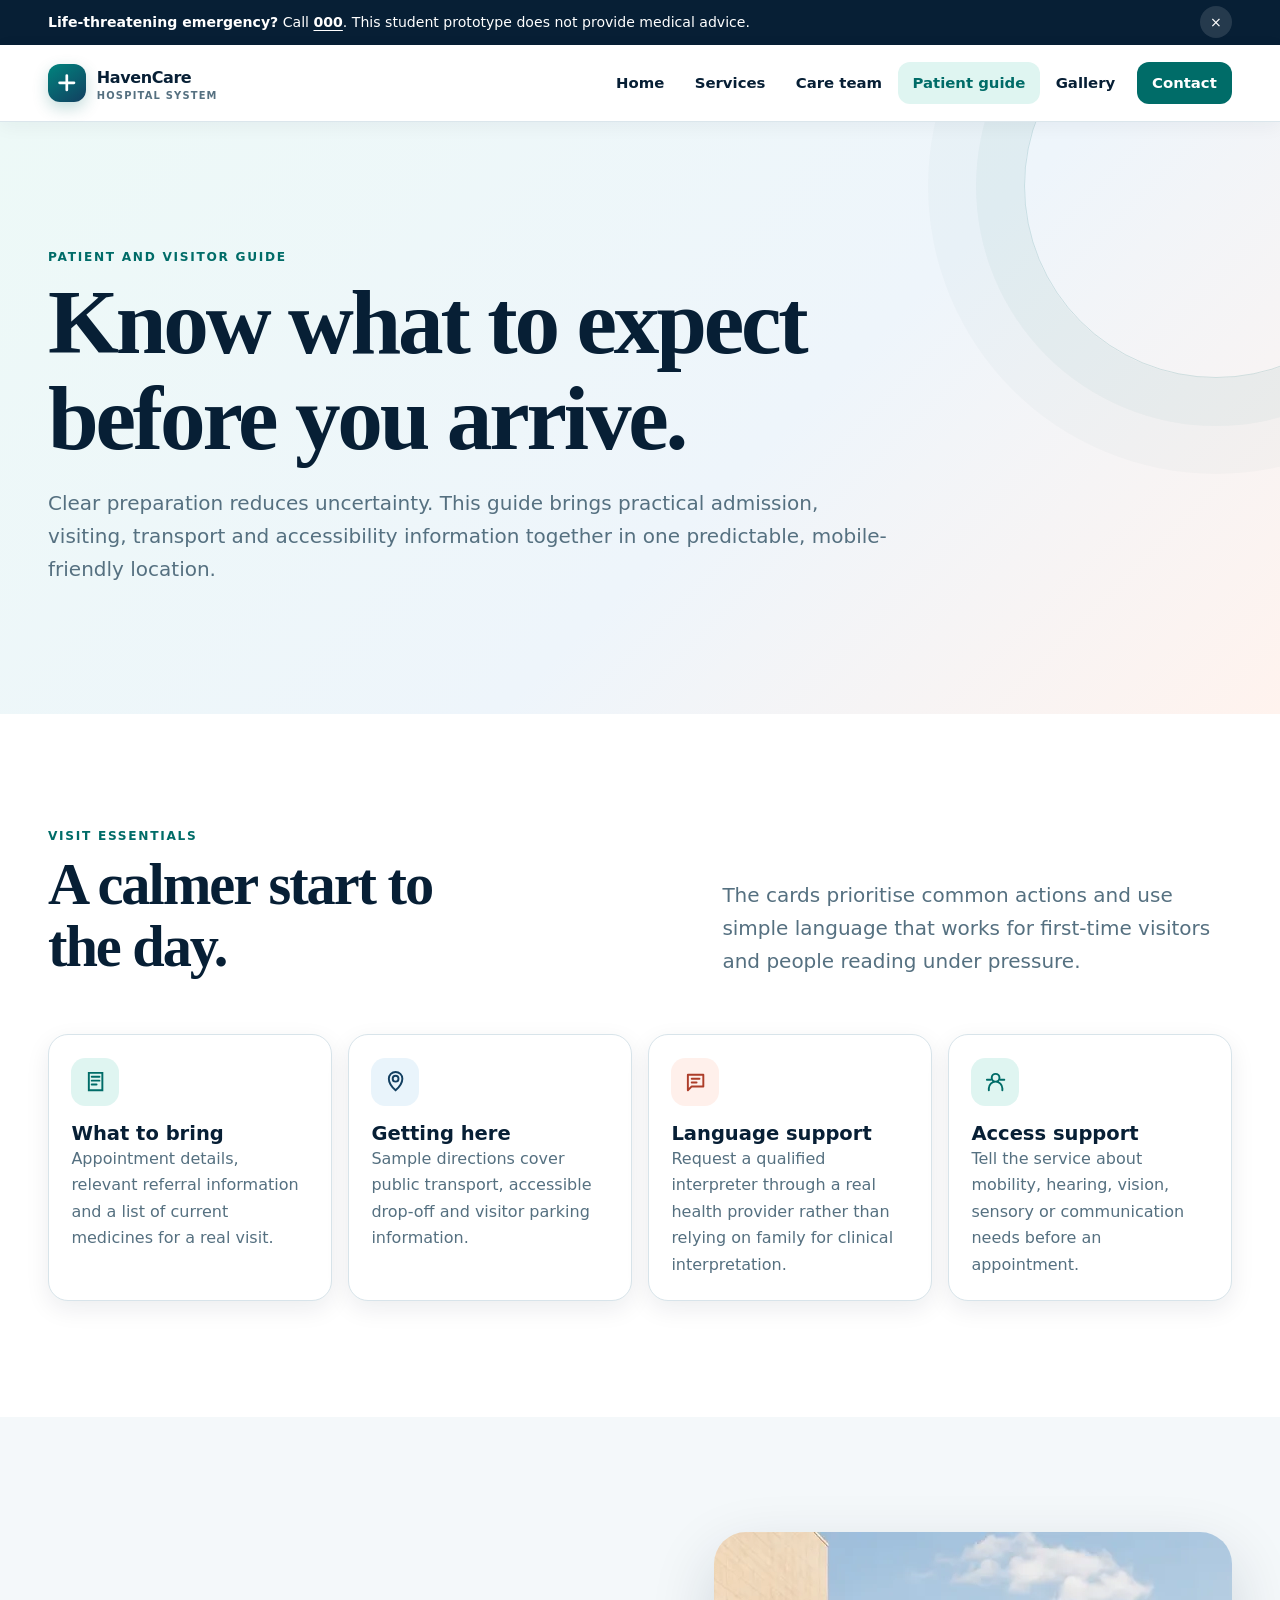
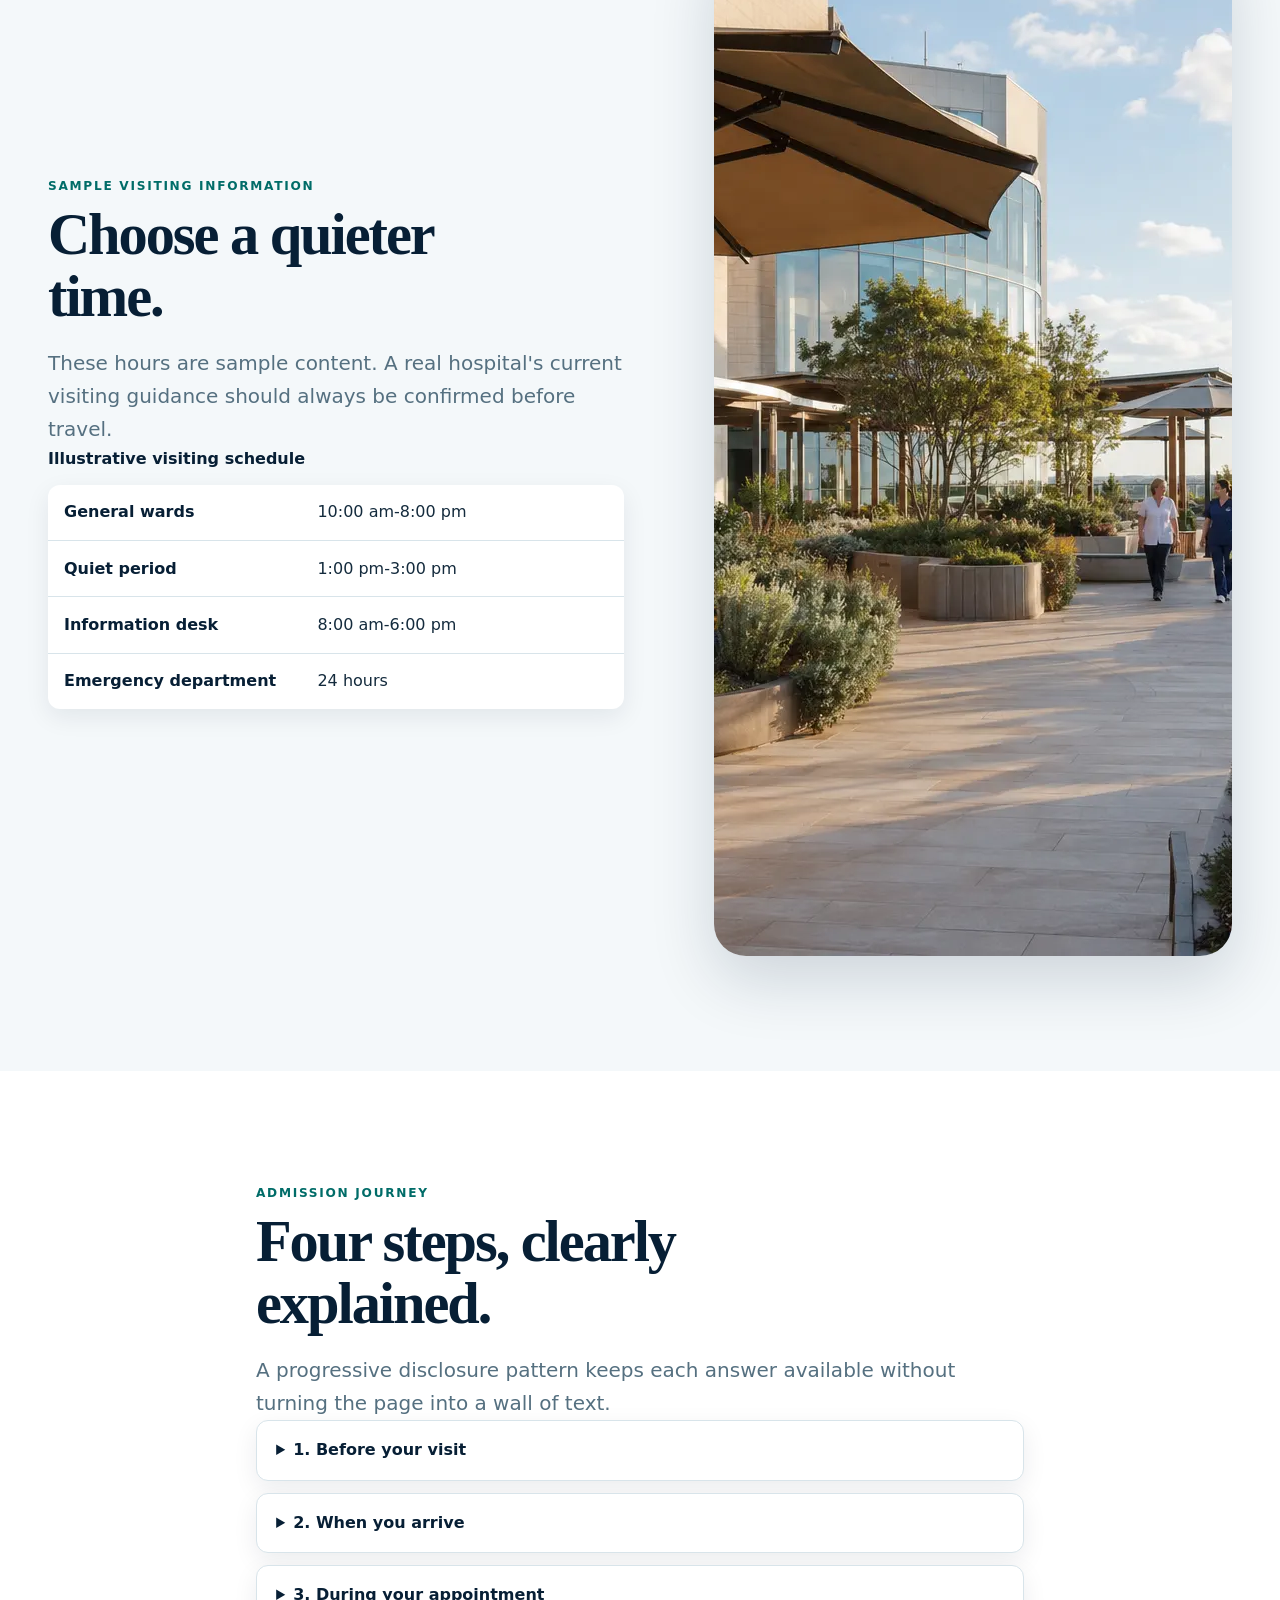
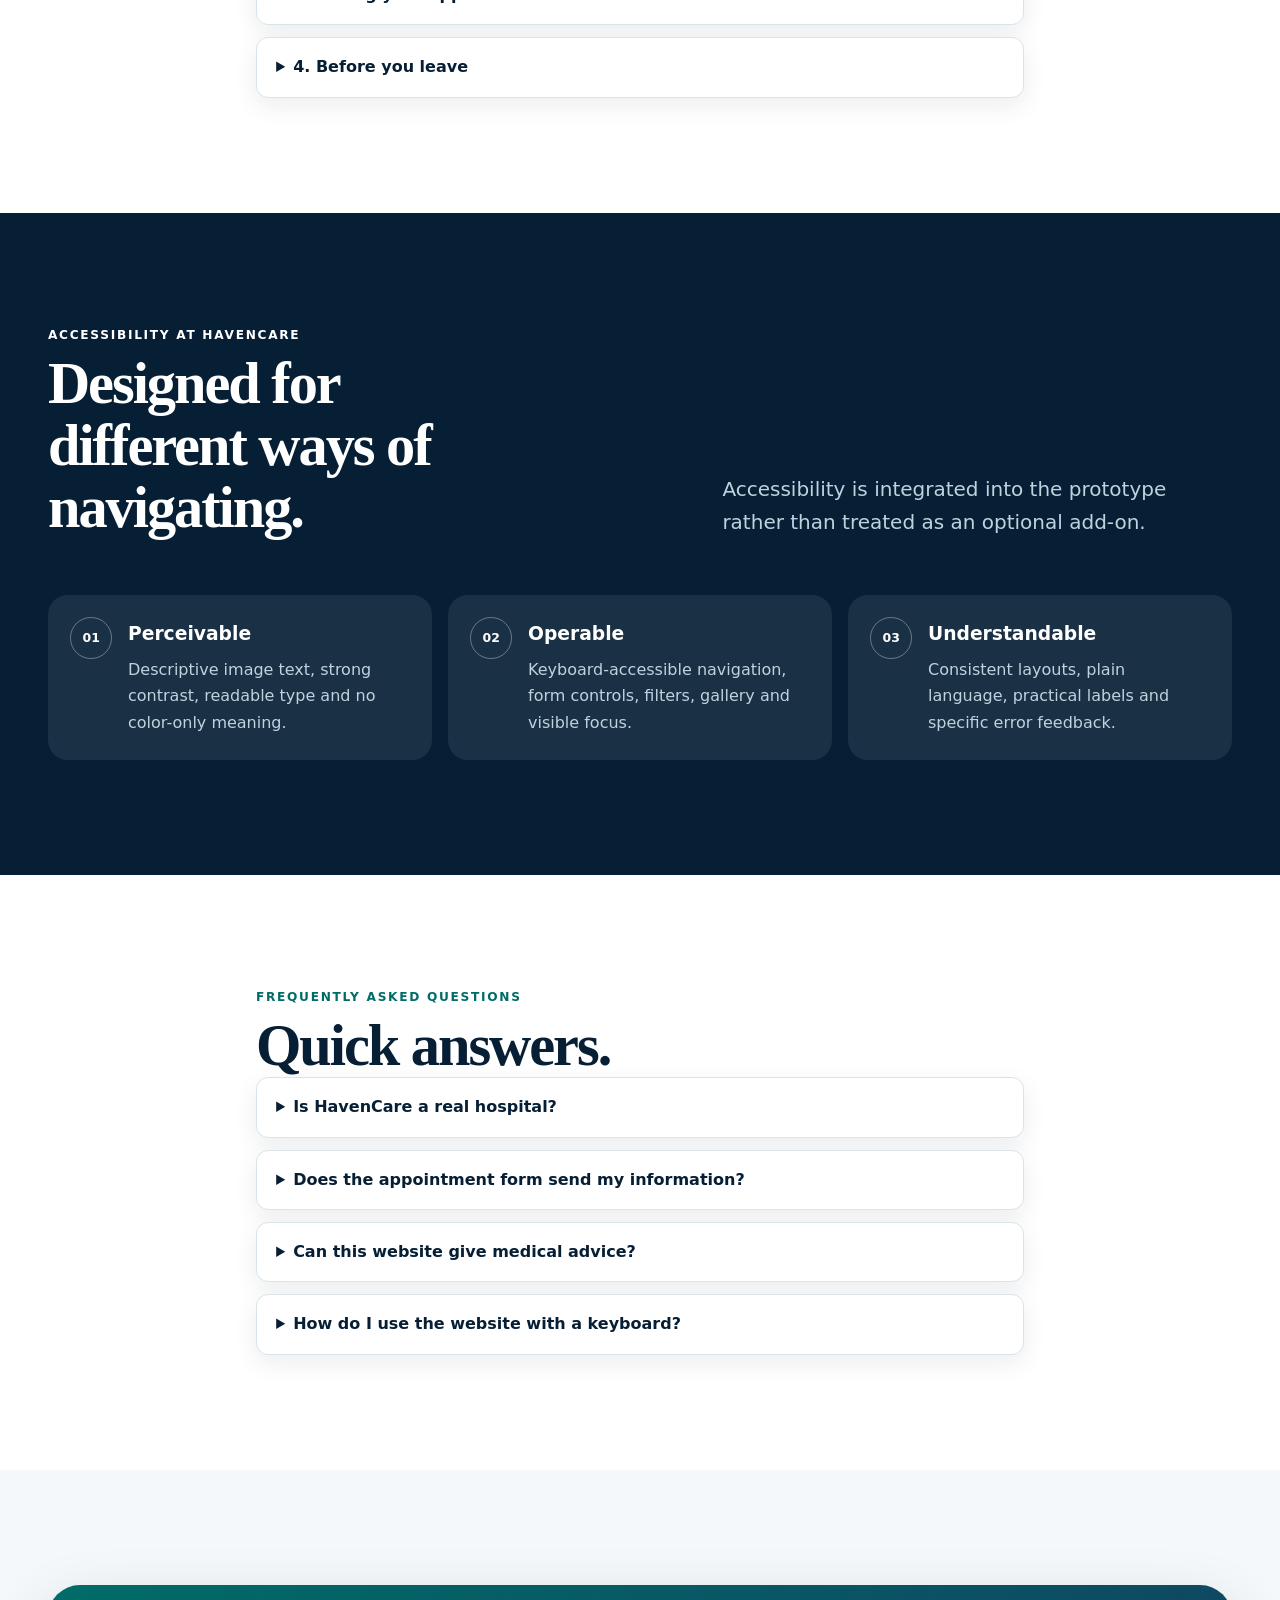
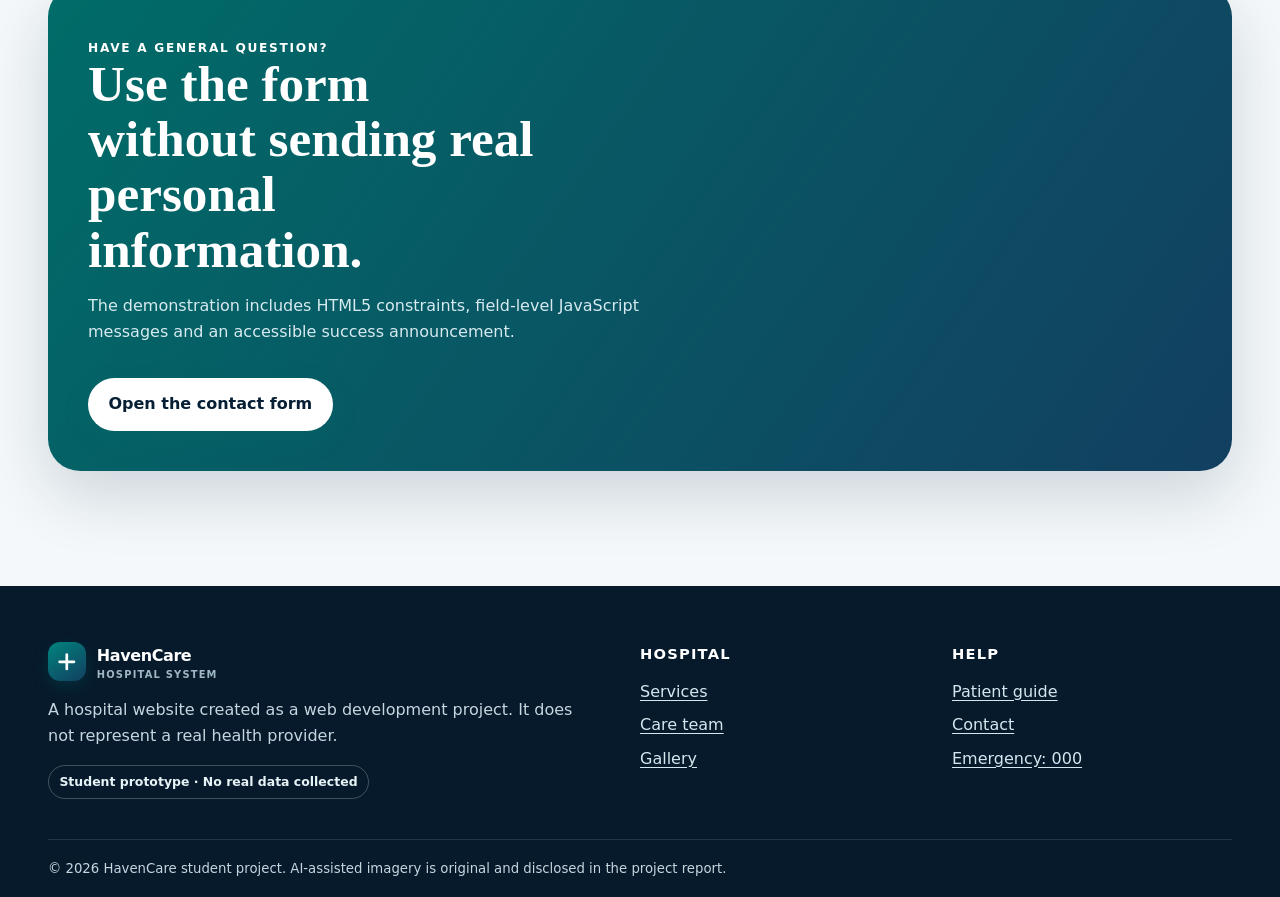
<file: website/resources.html>
<!doctype html>
<html lang="en-AU">
<head>
  <meta charset="utf-8">
  <meta name="viewport" content="width=device-width, initial-scale=1">
  <meta name="description" content="Plan a HavenCare visit with accessible admission, visiting, transport and support information.">
  <title>Patient Guide | HavenCare</title>
  <link rel="stylesheet" href="assets/css/styles.css">
  <script src="assets/js/app.js" defer></script>
</head>
<body>
  <a class="skip-link" href="#main-content">Skip to main content</a>
  <aside class="announcement" data-announcement aria-label="Emergency information"><div class="container announcement__inner"><p><strong>Life-threatening emergency?</strong> Call <a href="tel:000">000</a>. This student prototype does not provide medical advice.</p><button class="announcement__close" type="button" data-announcement-close aria-label="Dismiss emergency information">×</button></div></aside>
  <header class="site-header"><div class="container header__inner"><a class="brand" href="index.html" aria-label="HavenCare home"><span class="brand__mark" aria-hidden="true"><svg viewBox="0 0 24 24" fill="none"><path d="M12 4v16M4 12h16" stroke="currentColor" stroke-width="3" stroke-linecap="round"/></svg></span><span class="brand__text">HavenCare <span>Hospital system</span></span></a><button class="nav-toggle" type="button" data-nav-toggle aria-expanded="false" aria-controls="primary-navigation" aria-label="Open navigation"><svg viewBox="0 0 24 24" fill="none" aria-hidden="true"><path d="M4 7h16M4 12h16M4 17h16" stroke="currentColor" stroke-width="2" stroke-linecap="round"/></svg></button><nav class="site-nav" data-site-nav id="primary-navigation" aria-label="Primary navigation"><ul><li><a href="index.html">Home</a></li><li><a href="services.html">Services</a></li><li><a href="doctors.html">Care team</a></li><li><a href="resources.html" aria-current="page">Patient guide</a></li><li><a href="gallery.html">Gallery</a></li><li><a class="nav-cta" href="contact.html">Contact</a></li></ul></nav></div></header>

  <main id="main-content">
    <header class="page-hero"><div class="container"><p class="eyebrow">Patient and visitor guide</p><h1 class="page-title">Know what to expect before you arrive.</h1><p class="lede">Clear preparation reduces uncertainty. This guide brings practical admission, visiting, transport and accessibility information together in one predictable, mobile-friendly location.</p></div></header>

    <section class="section section--white" aria-labelledby="essentials-title">
      <div class="container">
        <div class="section-head"><div><p class="eyebrow">Visit essentials</p><h2 class="section-title" id="essentials-title">A calmer start to the day.</h2></div><p class="lede">The cards prioritise common actions and use simple language that works for first-time visitors and people reading under pressure.</p></div>
        <div class="resource-grid">
          <article class="resource-card"><span class="icon-tile" aria-hidden="true"><svg viewBox="0 0 24 24" fill="none"><path d="M5 3h14v18H5V3ZM8 7h8M8 11h8M8 15h5" stroke="currentColor" stroke-width="2" stroke-linecap="round"/></svg></span><h3>What to bring</h3><p>Appointment details, relevant referral information and a list of current medicines for a real visit.</p></article>
          <article class="resource-card"><span class="icon-tile icon-tile--navy" aria-hidden="true"><svg viewBox="0 0 24 24" fill="none"><path d="M12 21s7-6.2 7-12A7 7 0 1 0 5 9c0 5.8 7 12 7 12ZM12 12a3 3 0 1 0 0-6 3 3 0 0 0 0 6Z" stroke="currentColor" stroke-width="2"/></svg></span><h3>Getting here</h3><p>Sample directions cover public transport, accessible drop-off and visitor parking information.</p></article>
          <article class="resource-card"><span class="icon-tile icon-tile--coral" aria-hidden="true"><svg viewBox="0 0 24 24" fill="none"><path d="M4 5h16v12H8l-4 4V5ZM8 9h8M8 13h5" stroke="currentColor" stroke-width="2" stroke-linecap="round" stroke-linejoin="round"/></svg></span><h3>Language support</h3><p>Request a qualified interpreter through a real health provider rather than relying on family for clinical interpretation.</p></article>
          <article class="resource-card"><span class="icon-tile" aria-hidden="true"><svg viewBox="0 0 24 24" fill="none"><path d="M12 4a4 4 0 1 0 0 8 4 4 0 0 0 0-8ZM5 21v-2a7 7 0 0 1 14 0v2M3 10h4M17 10h4" stroke="currentColor" stroke-width="2" stroke-linecap="round"/></svg></span><h3>Access support</h3><p>Tell the service about mobility, hearing, vision, sensory or communication needs before an appointment.</p></article>
        </div>
      </div>
    </section>

    <section class="section" aria-labelledby="hours-title">
      <div class="container feature-split">
        <div>
          <p class="eyebrow">Sample visiting information</p>
          <h2 class="section-title" id="hours-title">Choose a quieter time.</h2>
          <p class="lede">These hours are sample content. A real hospital's current visiting guidance should always be confirmed before travel.</p>
          <table class="hours-table">
            <caption>Illustrative visiting schedule</caption>
            <tbody>
              <tr><th scope="row">General wards</th><td>10:00 am-8:00 pm</td></tr>
              <tr><th scope="row">Quiet period</th><td>1:00 pm-3:00 pm</td></tr>
              <tr><th scope="row">Information desk</th><td>8:00 am-6:00 pm</td></tr>
              <tr><th scope="row">Emergency department</th><td>24 hours</td></tr>
            </tbody>
          </table>
        </div>
        <img class="feature-split__image" src="assets/images/gallery-healing-garden.webp" width="1536" height="1024" loading="lazy" alt="Accessible hospital rooftop garden with wide paths, shaded seats, native plants and two distant adults">
      </div>
    </section>

    <section class="section section--white" aria-labelledby="admission-title">
      <div class="narrow">
        <p class="eyebrow">Admission journey</p><h2 class="section-title" id="admission-title">Four steps, clearly explained.</h2><p class="lede">A progressive disclosure pattern keeps each answer available without turning the page into a wall of text.</p>
        <div class="details-list">
          <details><summary>1. Before your visit</summary><div><p>For a real appointment, confirm the date, arrival time, location and preparation instructions with the health provider. Ask early about access or language support.</p></div></details>
          <details><summary>2. When you arrive</summary><div><p>Follow current facility signage or ask a staffed information point. Allow extra time for registration and bring only information requested by the real provider.</p></div></details>
          <details><summary>3. During your appointment</summary><div><p>Ask questions in plain language, request clarification and take notes if helpful. A support person may be appropriate when permitted by the service.</p></div></details>
          <details><summary>4. Before you leave</summary><div><p>Confirm the next step, who to contact with questions and whether any written instructions are available in an accessible format.</p></div></details>
        </div>
      </div>
    </section>

    <section class="section section--navy" aria-labelledby="access-title">
      <div class="container"><div class="section-head"><div><p class="eyebrow">Accessibility at HavenCare</p><h2 class="section-title" id="access-title">Designed for different ways of navigating.</h2></div><p class="lede lede--inverse">Accessibility is integrated into the prototype rather than treated as an optional add-on.</p></div><div class="pathway"><article class="pathway__step"><h3>Perceivable</h3><p>Descriptive image text, strong contrast, readable type and no color-only meaning.</p></article><article class="pathway__step"><h3>Operable</h3><p>Keyboard-accessible navigation, form controls, filters, gallery and visible focus.</p></article><article class="pathway__step"><h3>Understandable</h3><p>Consistent layouts, plain language, practical labels and specific error feedback.</p></article></div></div>
    </section>

    <section class="section section--white" aria-labelledby="faq-title"><div class="narrow"><p class="eyebrow">Frequently asked questions</p><h2 class="section-title" id="faq-title">Quick answers.</h2><div class="details-list"><details><summary>Is HavenCare a real hospital?</summary><div><p>No. HavenCare is a brand created for a static website assignment. No services, clinicians, hours or contact details are real.</p></div></details><details><summary>Does the appointment form send my information?</summary><div><p>No. JavaScript validates entries locally, shows a success message and clears the form. Nothing is transmitted or saved.</p></div></details><details><summary>Can this website give medical advice?</summary><div><p>No. The prototype demonstrates interface design only. For medical questions, contact a qualified health professional or a real local health service.</p></div></details><details><summary>How do I use the website with a keyboard?</summary><div><p>Press Tab to move through links and controls, Enter or Space to activate buttons, and Escape to close the mobile menu or image viewer.</p></div></details></div></div></section>

    <section class="section"><div class="container callout"><p class="eyebrow">Have a general question?</p><h2>Use the form without sending real personal information.</h2><p>The demonstration includes HTML5 constraints, field-level JavaScript messages and an accessible success announcement.</p><div class="actions"><a class="button button--light" href="contact.html">Open the contact form</a></div></div></section>
  </main>

  <footer class="site-footer"><div class="container footer__grid"><div class="footer__brand"><a class="brand" href="index.html"><span class="brand__mark" aria-hidden="true"><svg viewBox="0 0 24 24" fill="none"><path d="M12 4v16M4 12h16" stroke="currentColor" stroke-width="3" stroke-linecap="round"/></svg></span><span class="brand__text">HavenCare <span>Hospital system</span></span></a><p>A hospital website created as a web development project. It does not represent a real health provider.</p><span class="prototype-badge">Student prototype · No real data collected</span></div><nav class="footer__links" aria-label="Hospital information"><h2>Hospital</h2><ul><li><a href="services.html">Services</a></li><li><a href="doctors.html">Care team</a></li><li><a href="gallery.html">Gallery</a></li></ul></nav><nav class="footer__links" aria-label="Help and contact"><h2>Help</h2><ul><li><a href="resources.html">Patient guide</a></li><li><a href="contact.html">Contact</a></li><li><a href="tel:000">Emergency: 000</a></li></ul></nav></div><div class="container footer__bottom"><p>© <span data-year>2026</span> HavenCare student project. AI-assisted imagery is original and disclosed in the project report.</p></div></footer>
</body>
</html>
</file>
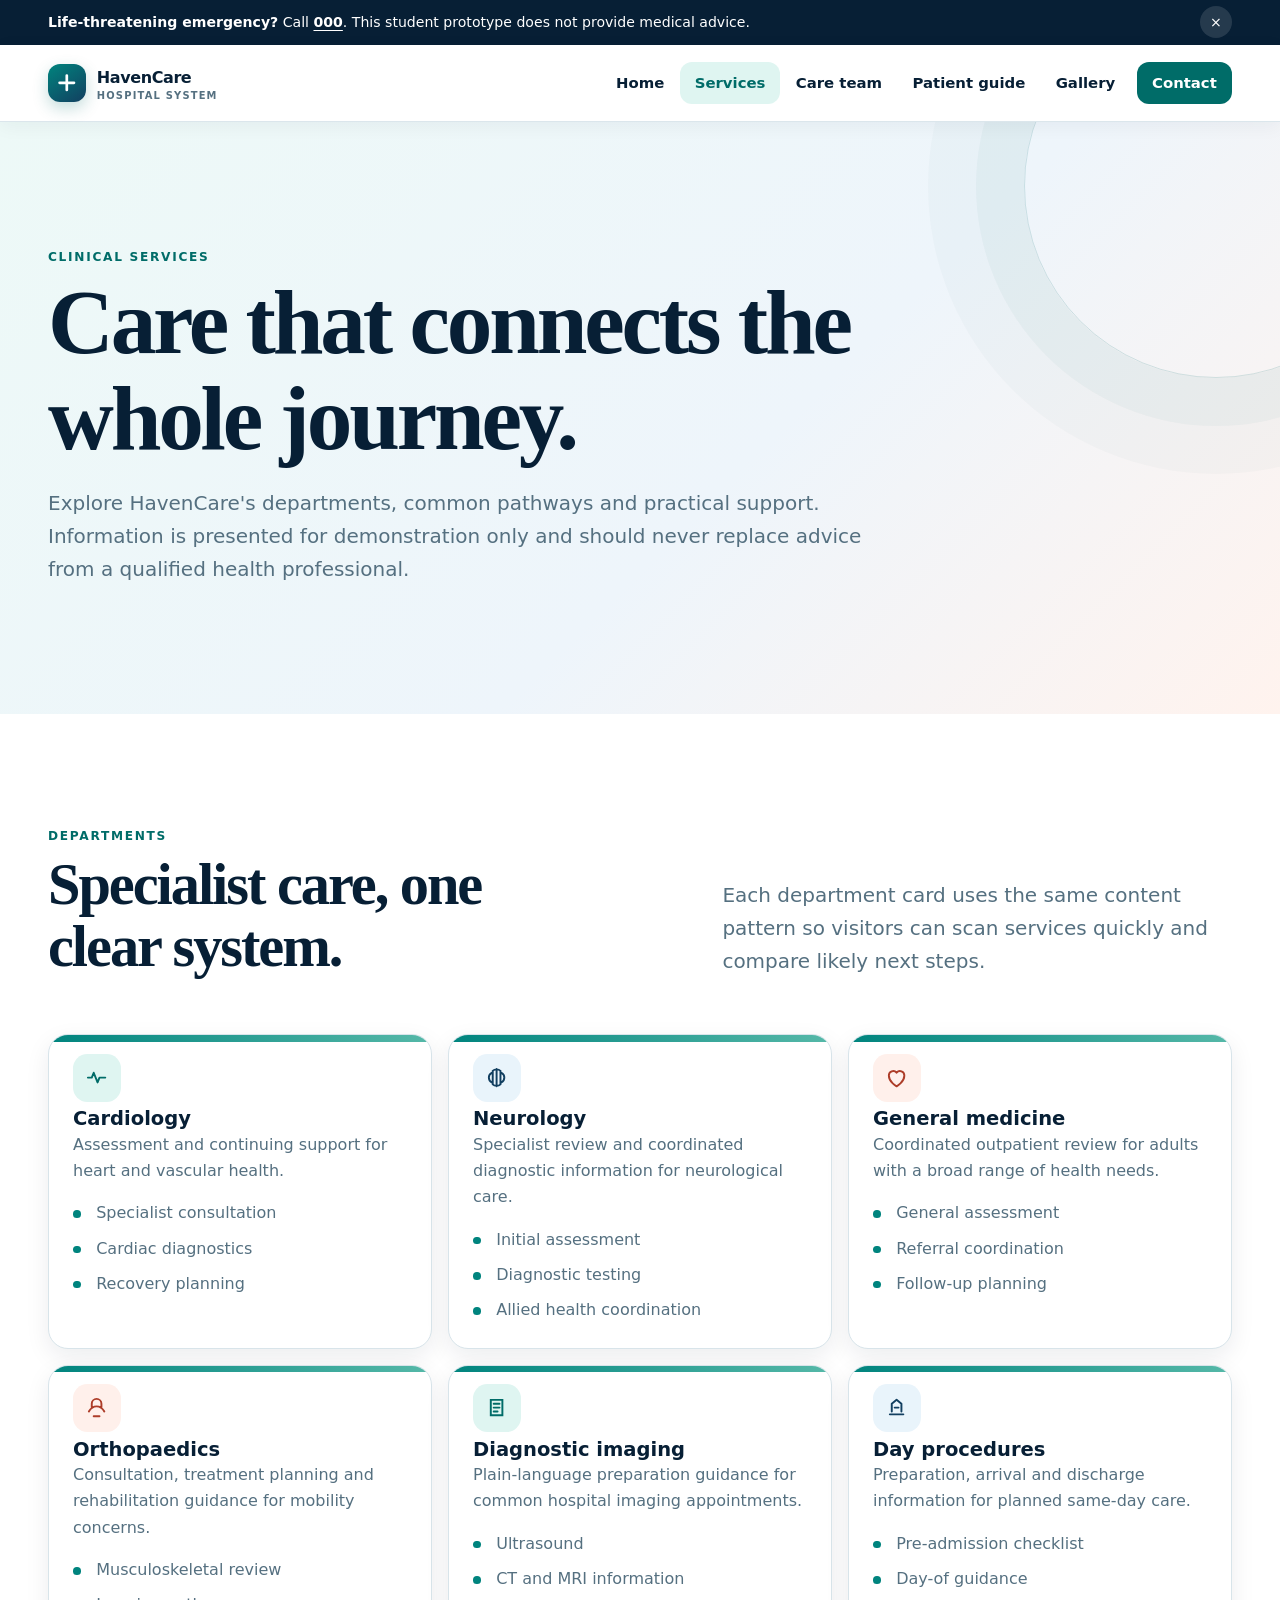
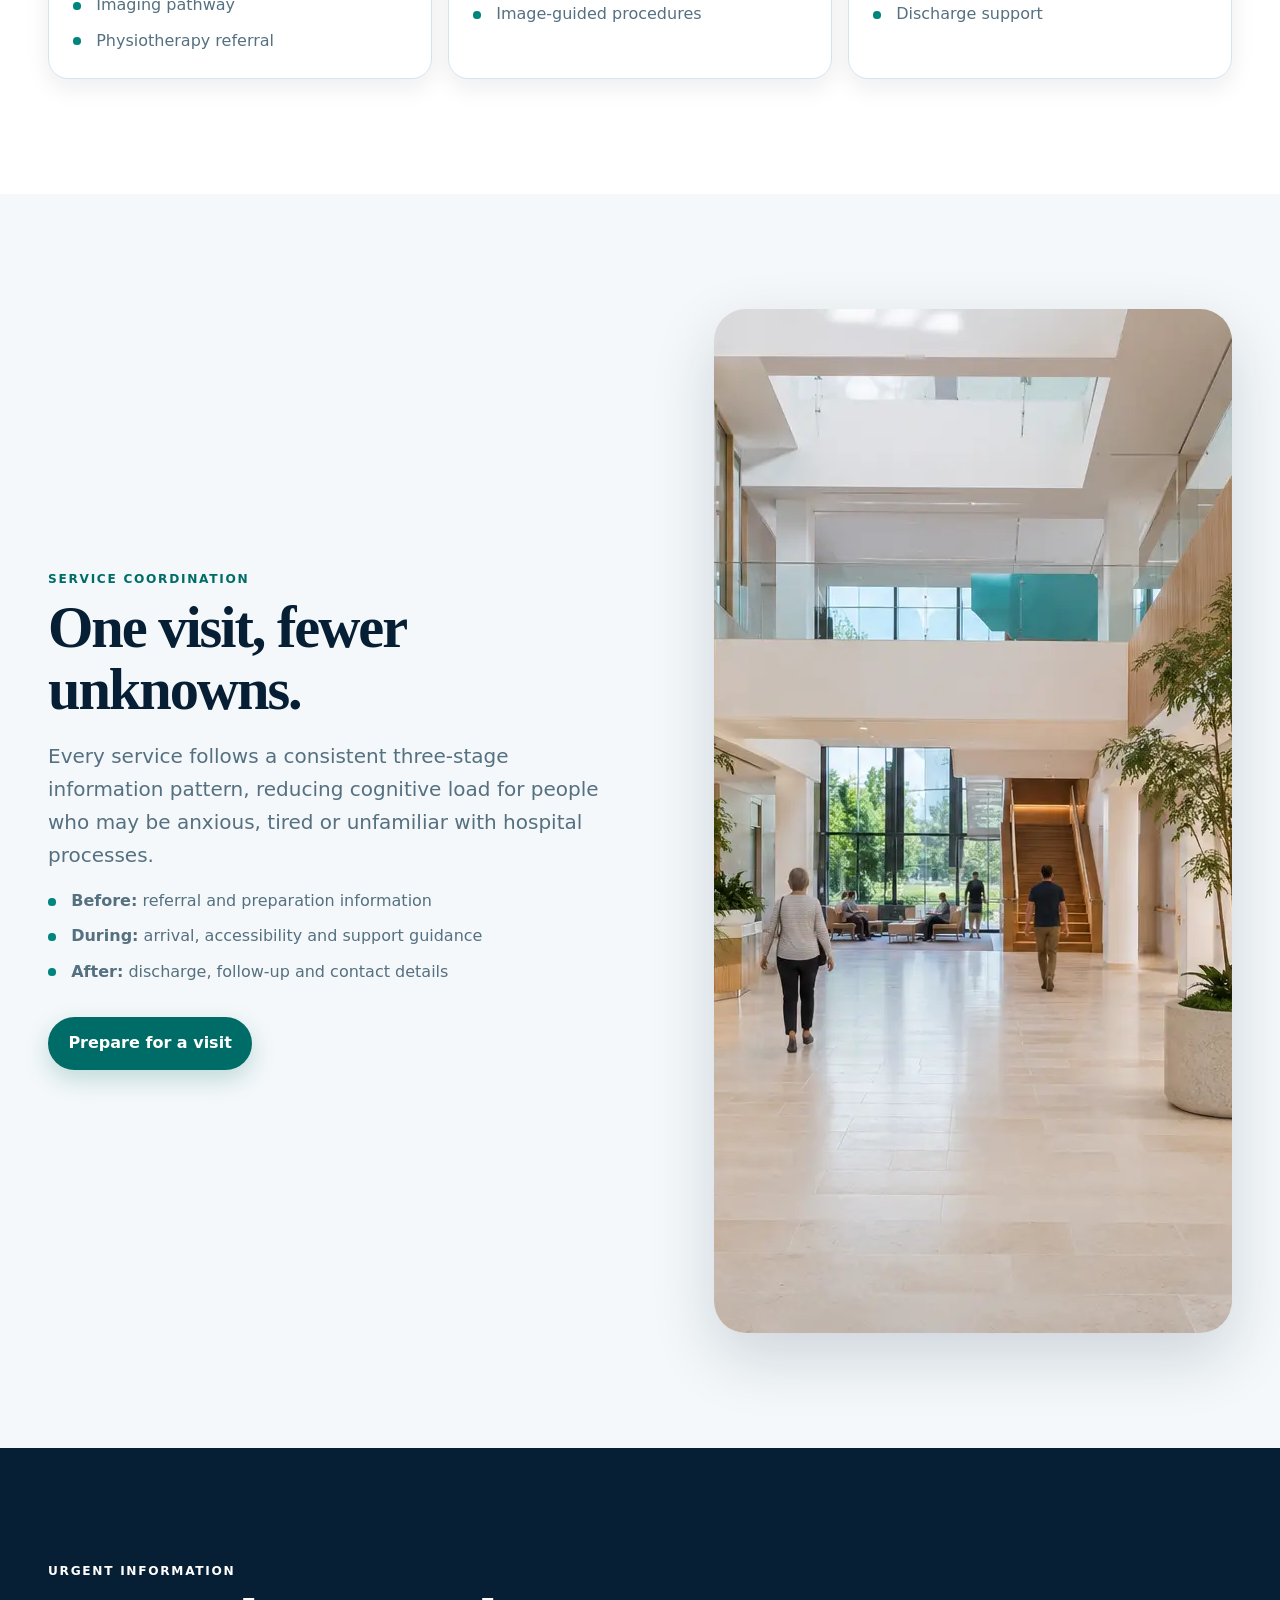
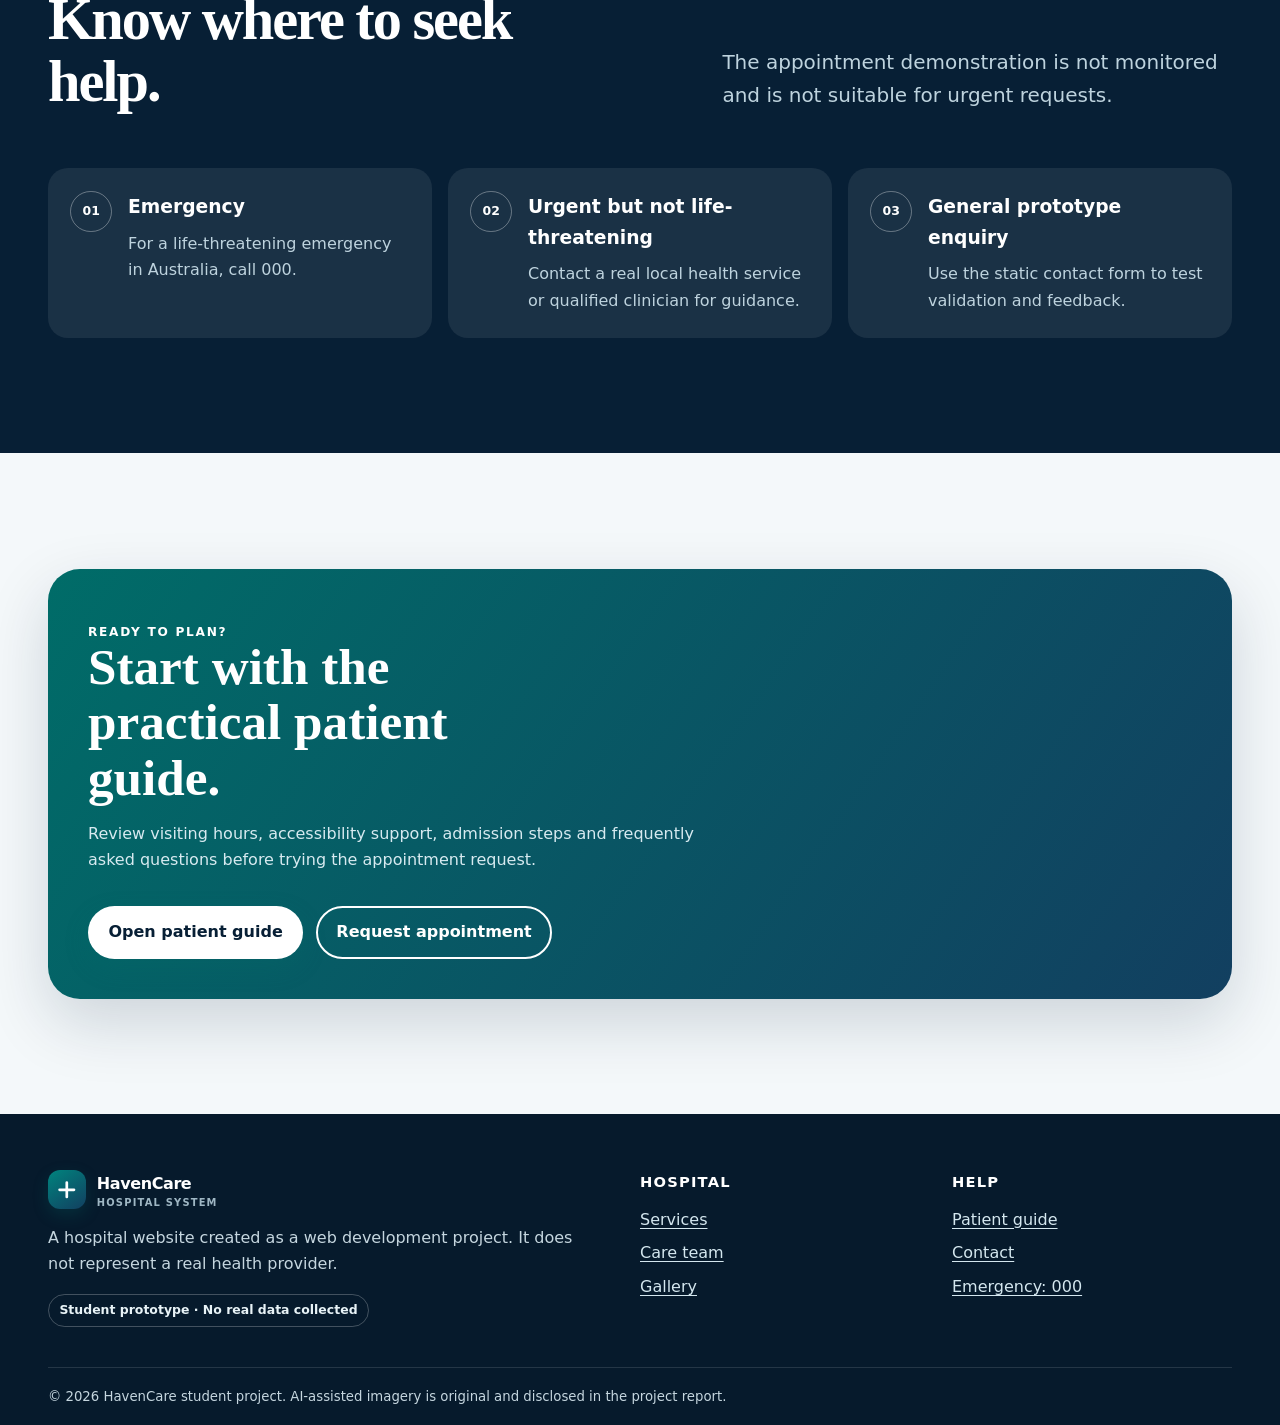
<file: website/services.html>
<!doctype html>
<html lang="en-AU">
<head>
  <meta charset="utf-8">
  <meta name="viewport" content="width=device-width, initial-scale=1">
  <meta name="description" content="Explore the clinical departments and coordinated care services in the HavenCare Hospital Management System prototype.">
  <title>Hospital Services | HavenCare</title>
  <link rel="stylesheet" href="assets/css/styles.css">
  <script src="assets/js/app.js" defer></script>
</head>
<body>
  <a class="skip-link" href="#main-content">Skip to main content</a>
  <aside class="announcement" data-announcement aria-label="Emergency information"><div class="container announcement__inner"><p><strong>Life-threatening emergency?</strong> Call <a href="tel:000">000</a>. This student prototype does not provide medical advice.</p><button class="announcement__close" type="button" data-announcement-close aria-label="Dismiss emergency information">×</button></div></aside>
  <header class="site-header">
    <div class="container header__inner">
      <a class="brand" href="index.html" aria-label="HavenCare home"><span class="brand__mark" aria-hidden="true"><svg viewBox="0 0 24 24" fill="none"><path d="M12 4v16M4 12h16" stroke="currentColor" stroke-width="3" stroke-linecap="round"/></svg></span><span class="brand__text">HavenCare <span>Hospital system</span></span></a>
      <button class="nav-toggle" type="button" data-nav-toggle aria-expanded="false" aria-controls="primary-navigation" aria-label="Open navigation"><svg viewBox="0 0 24 24" fill="none" aria-hidden="true"><path d="M4 7h16M4 12h16M4 17h16" stroke="currentColor" stroke-width="2" stroke-linecap="round"/></svg></button>
      <nav class="site-nav" data-site-nav id="primary-navigation" aria-label="Primary navigation"><ul><li><a href="index.html">Home</a></li><li><a href="services.html" aria-current="page">Services</a></li><li><a href="doctors.html">Care team</a></li><li><a href="resources.html">Patient guide</a></li><li><a href="gallery.html">Gallery</a></li><li><a class="nav-cta" href="contact.html">Contact</a></li></ul></nav>
    </div>
  </header>

  <main id="main-content">
    <header class="page-hero">
      <div class="container">
        <p class="eyebrow">Clinical services</p>
        <h1 class="page-title">Care that connects the whole journey.</h1>
        <p class="lede">Explore HavenCare's departments, common pathways and practical support. Information is presented for demonstration only and should never replace advice from a qualified health professional.</p>
      </div>
    </header>

    <section class="section section--white" aria-labelledby="departments-title">
      <div class="container">
        <div class="section-head"><div><p class="eyebrow">Departments</p><h2 class="section-title" id="departments-title">Specialist care, one clear system.</h2></div><p class="lede">Each department card uses the same content pattern so visitors can scan services quickly and compare likely next steps.</p></div>
        <div class="card-grid">
          <article class="card service-card">
            <span class="icon-tile" aria-hidden="true"><svg viewBox="0 0 24 24" fill="none"><path d="M3 12h4l2-5 4 10 2-5h6" stroke="currentColor" stroke-width="2" stroke-linecap="round" stroke-linejoin="round"/></svg></span>
            <h3>Cardiology</h3><p>Assessment and continuing support for heart and vascular health.</p><ul><li>Specialist consultation</li><li>Cardiac diagnostics</li><li>Recovery planning</li></ul>
          </article>
          <article class="card service-card">
            <span class="icon-tile icon-tile--navy" aria-hidden="true"><svg viewBox="0 0 24 24" fill="none"><path d="M12 3v18M7 7c-2 1-3 3-3 5s1 4 3 5M17 7c2 1 3 3 3 5s-1 4-3 5M8 5c2-2 6-2 8 0v14c-2 2-6 2-8 0V5Z" stroke="currentColor" stroke-width="2" stroke-linecap="round"/></svg></span>
            <h3>Neurology</h3><p>Specialist review and coordinated diagnostic information for neurological care.</p><ul><li>Initial assessment</li><li>Diagnostic testing</li><li>Allied health coordination</li></ul>
          </article>
          <article class="card service-card">
            <span class="icon-tile icon-tile--coral" aria-hidden="true"><svg viewBox="0 0 24 24" fill="none"><path d="M12 21s8-4.5 8-11A4.5 4.5 0 0 0 12 7a4.5 4.5 0 0 0-8 3c0 6.5 8 11 8 11Z" stroke="currentColor" stroke-width="2" stroke-linejoin="round"/></svg></span>
            <h3>General medicine</h3><p>Coordinated outpatient review for adults with a broad range of health needs.</p><ul><li>General assessment</li><li>Referral coordination</li><li>Follow-up planning</li></ul>
          </article>
          <article class="card service-card">
            <span class="icon-tile icon-tile--coral" aria-hidden="true"><svg viewBox="0 0 24 24" fill="none"><path d="M4 16c4-7 12-7 16 0M7 12V8a5 5 0 0 1 10 0v4M9 21h6" stroke="currentColor" stroke-width="2" stroke-linecap="round" stroke-linejoin="round"/></svg></span>
            <h3>Orthopaedics</h3><p>Consultation, treatment planning and rehabilitation guidance for mobility concerns.</p><ul><li>Musculoskeletal review</li><li>Imaging pathway</li><li>Physiotherapy referral</li></ul>
          </article>
          <article class="card service-card">
            <span class="icon-tile" aria-hidden="true"><svg viewBox="0 0 24 24" fill="none"><path d="M6 4h12v16H6zM9 8h6M9 12h6M9 16h4" stroke="currentColor" stroke-width="2" stroke-linecap="round"/></svg></span>
            <h3>Diagnostic imaging</h3><p>Plain-language preparation guidance for common hospital imaging appointments.</p><ul><li>Ultrasound</li><li>CT and MRI information</li><li>Image-guided procedures</li></ul>
          </article>
          <article class="card service-card">
            <span class="icon-tile icon-tile--navy" aria-hidden="true"><svg viewBox="0 0 24 24" fill="none"><path d="M5 19h14M7 16V8l5-4 5 4v8M10 12h4" stroke="currentColor" stroke-width="2" stroke-linecap="round" stroke-linejoin="round"/></svg></span>
            <h3>Day procedures</h3><p>Preparation, arrival and discharge information for planned same-day care.</p><ul><li>Pre-admission checklist</li><li>Day-of guidance</li><li>Discharge support</li></ul>
          </article>
        </div>
      </div>
    </section>

    <section class="section" aria-labelledby="coordination-title">
      <div class="container feature-split feature-split--reverse">
        <img class="feature-split__image" src="assets/images/gallery-reception.webp" width="1536" height="1024" loading="lazy" alt="Bright hospital atrium with reception desk, timber details and indoor planting">
        <div class="feature-split__content">
          <p class="eyebrow">Service coordination</p>
          <h2 class="section-title" id="coordination-title">One visit, fewer unknowns.</h2>
          <p class="lede">Every service follows a consistent three-stage information pattern, reducing cognitive load for people who may be anxious, tired or unfamiliar with hospital processes.</p>
          <ul class="check-list"><li><strong>Before:</strong> referral and preparation information</li><li><strong>During:</strong> arrival, accessibility and support guidance</li><li><strong>After:</strong> discharge, follow-up and contact details</li></ul>
          <div class="actions"><a class="button" href="resources.html">Prepare for a visit</a></div>
        </div>
      </div>
    </section>

    <section class="section section--navy" aria-labelledby="emergency-title">
      <div class="container">
        <div class="section-head"><div><p class="eyebrow">Urgent information</p><h2 class="section-title" id="emergency-title">Know where to seek help.</h2></div><p class="lede lede--inverse">The appointment demonstration is not monitored and is not suitable for urgent requests.</p></div>
        <div class="pathway">
          <article class="pathway__step"><h3>Emergency</h3><p>For a life-threatening emergency in Australia, call 000.</p></article>
          <article class="pathway__step"><h3>Urgent but not life-threatening</h3><p>Contact a real local health service or qualified clinician for guidance.</p></article>
          <article class="pathway__step"><h3>General prototype enquiry</h3><p>Use the static contact form to test validation and feedback.</p></article>
        </div>
      </div>
    </section>

    <section class="section"><div class="container callout"><p class="eyebrow">Ready to plan?</p><h2>Start with the practical patient guide.</h2><p>Review visiting hours, accessibility support, admission steps and frequently asked questions before trying the appointment request.</p><div class="actions"><a class="button button--light" href="resources.html">Open patient guide</a><a class="button button--outline" href="contact.html">Request appointment</a></div></div></section>
  </main>

  <footer class="site-footer">
    <div class="container footer__grid">
      <div class="footer__brand"><a class="brand" href="index.html"><span class="brand__mark" aria-hidden="true"><svg viewBox="0 0 24 24" fill="none"><path d="M12 4v16M4 12h16" stroke="currentColor" stroke-width="3" stroke-linecap="round"/></svg></span><span class="brand__text">HavenCare <span>Hospital system</span></span></a><p>A hospital website created as a web development project. It does not represent a real health provider.</p><span class="prototype-badge">Student prototype · No real data collected</span></div>
      <nav class="footer__links" aria-label="Hospital information"><h2>Hospital</h2><ul><li><a href="services.html">Services</a></li><li><a href="doctors.html">Care team</a></li><li><a href="gallery.html">Gallery</a></li></ul></nav>
      <nav class="footer__links" aria-label="Help and contact"><h2>Help</h2><ul><li><a href="resources.html">Patient guide</a></li><li><a href="contact.html">Contact</a></li><li><a href="tel:000">Emergency: 000</a></li></ul></nav>
    </div><div class="container footer__bottom"><p>© <span data-year>2026</span> HavenCare student project. AI-assisted imagery is original and disclosed in the project report.</p></div>
  </footer>
</body>
</html>
</file>
<file: website/assets/css/styles.css>
:root {
  --navy-950: #071f35;
  --navy-900: #0b2d49;
  --navy-800: #123f60;
  --teal-700: #006c68;
  --teal-600: #00847e;
  --teal-100: #dff5f1;
  --sky-100: #e9f4fb;
  --coral-500: #f36f56;
  --coral-100: #fff0eb;
  --ink: #142b3d;
  --muted: #557080;
  --line: #d8e4ea;
  --surface: #ffffff;
  --canvas: #f4f8fa;
  --success: #16744a;
  --error: #a4262c;
  --shadow-sm: 0 8px 24px rgba(7, 31, 53, 0.08);
  --shadow-lg: 0 24px 64px rgba(7, 31, 53, 0.16);
  --radius-sm: 0.75rem;
  --radius-md: 1.25rem;
  --radius-lg: 2rem;
  --container: 74rem;
}

*,
*::before,
*::after {
  box-sizing: border-box;
}

html {
  scroll-behavior: smooth;
}

body {
  margin: 0;
  color: var(--ink);
  background: var(--canvas);
  font-family: Inter, ui-sans-serif, system-ui, -apple-system, BlinkMacSystemFont, "Segoe UI", sans-serif;
  font-size: 1rem;
  line-height: 1.65;
  text-rendering: optimizeLegibility;
}

body.nav-open {
  overflow: hidden;
}

img,
svg {
  display: block;
  max-width: 100%;
}

button,
input,
select,
textarea {
  font: inherit;
}

button,
a {
  -webkit-tap-highlight-color: transparent;
}

a {
  color: var(--teal-700);
  text-underline-offset: 0.2em;
}

a:hover {
  color: var(--navy-800);
}

:focus-visible {
  outline: 3px solid #ffbf47;
  outline-offset: 3px;
}

.skip-link {
  position: fixed;
  z-index: 999;
  top: 0.75rem;
  left: 0.75rem;
  padding: 0.7rem 1rem;
  border-radius: 0.5rem;
  color: #fff;
  background: var(--navy-950);
  transform: translateY(-160%);
  transition: transform 180ms ease;
}

.skip-link:focus {
  transform: translateY(0);
}

.container {
  width: min(calc(100% - 2rem), var(--container));
  margin-inline: auto;
}

.narrow {
  width: min(calc(100% - 2rem), 48rem);
  margin-inline: auto;
}

.eyebrow {
  margin: 0 0 0.65rem;
  color: var(--teal-700);
  font-size: 0.76rem;
  font-weight: 800;
  letter-spacing: 0.14em;
  line-height: 1.2;
  text-transform: uppercase;
}

.section-title,
.page-title,
.hero-title {
  margin: 0;
  color: var(--navy-950);
  font-family: ui-serif, Georgia, Cambria, "Times New Roman", serif;
  line-height: 1.06;
  letter-spacing: -0.035em;
}

.section-title {
  max-width: 16ch;
  font-size: clamp(2rem, 6vw, 3.65rem);
}

.page-title {
  max-width: 18ch;
  font-size: clamp(2.65rem, 9vw, 5.7rem);
}

.lede {
  max-width: 66ch;
  margin: 1.2rem 0 0;
  color: var(--muted);
  font-size: clamp(1.05rem, 2vw, 1.25rem);
}

.lede--inverse {
  color: #bed3de;
}

.section {
  padding-block: clamp(4.25rem, 9vw, 7.5rem);
}

.section--white {
  background: var(--surface);
}

.section--navy {
  color: #dfeef5;
  background: var(--navy-950);
}

.section--navy .section-title,
.section--navy .eyebrow {
  color: #fff;
}

.section-head {
  display: grid;
  gap: 1.2rem;
  align-items: end;
  margin-bottom: clamp(2rem, 6vw, 3.5rem);
}

.section-head .lede {
  margin: 0;
}

.announcement {
  color: #fff;
  background: var(--navy-950);
  font-size: 0.88rem;
}

.announcement__inner {
  display: flex;
  gap: 1rem;
  align-items: center;
  justify-content: space-between;
  min-height: 2.8rem;
  padding-block: 0.4rem;
}

.announcement p {
  margin: 0;
}

.announcement a {
  color: #fff;
  font-weight: 800;
}

.announcement__close {
  flex: 0 0 auto;
  width: 2rem;
  height: 2rem;
  border: 0;
  border-radius: 50%;
  color: #fff;
  background: rgba(255, 255, 255, 0.12);
  cursor: pointer;
}

.site-header {
  position: sticky;
  z-index: 50;
  top: 0;
  border-bottom: 1px solid rgba(216, 228, 234, 0.9);
  background: rgba(255, 255, 255, 0.96);
  box-shadow: 0 4px 18px rgba(7, 31, 53, 0.05);
  backdrop-filter: blur(16px);
}

.header__inner {
  display: flex;
  min-height: 4.75rem;
  gap: 1rem;
  align-items: center;
  justify-content: space-between;
}

.brand {
  display: inline-flex;
  flex: 0 0 auto;
  gap: 0.65rem;
  align-items: center;
  color: var(--navy-950);
  font-weight: 850;
  letter-spacing: -0.025em;
  text-decoration: none;
}

.brand:hover {
  color: var(--navy-950);
}

.brand__mark {
  display: grid;
  width: 2.4rem;
  height: 2.4rem;
  border-radius: 0.75rem;
  color: #fff;
  background: linear-gradient(145deg, var(--teal-600), var(--navy-800));
  box-shadow: 0 6px 16px rgba(0, 108, 104, 0.24);
  place-items: center;
}

.brand__mark svg {
  width: 1.35rem;
}

.brand__text span {
  display: block;
  color: var(--muted);
  font-size: 0.62rem;
  font-weight: 750;
  letter-spacing: 0.12em;
  line-height: 1;
  text-transform: uppercase;
}

.nav-toggle {
  display: inline-flex;
  width: 2.8rem;
  height: 2.8rem;
  border: 1px solid var(--line);
  border-radius: 0.75rem;
  align-items: center;
  justify-content: center;
  color: var(--navy-950);
  background: #fff;
  cursor: pointer;
}

.nav-toggle svg {
  width: 1.4rem;
}

.site-nav {
  position: fixed;
  inset: 4.75rem 0 0;
  display: none;
  padding: 1.5rem 1rem 2rem;
  background: #fff;
}

.site-nav.is-open {
  display: block;
}

.site-nav ul {
  display: grid;
  max-width: var(--container);
  margin: 0 auto;
  padding: 0;
  gap: 0.4rem;
  list-style: none;
}

.site-nav a {
  display: block;
  padding: 0.9rem 1rem;
  border-radius: 0.75rem;
  color: var(--navy-950);
  font-weight: 700;
  text-decoration: none;
}

.site-nav a:hover,
.site-nav a[aria-current="page"] {
  color: var(--teal-700);
  background: var(--teal-100);
}

.site-nav .nav-cta {
  color: #fff;
  background: var(--teal-700);
}

.site-nav .nav-cta:hover,
.site-nav .nav-cta[aria-current="page"] {
  color: #fff;
  background: var(--navy-800);
}

.hero {
  position: relative;
  isolation: isolate;
  min-height: 43rem;
  display: grid;
  color: #fff;
  background: var(--navy-950);
  place-items: center;
  overflow: hidden;
}

.hero::before {
  position: absolute;
  z-index: -2;
  inset: 0;
  content: "";
  background: url("../images/hospital-hero.webp") center / cover no-repeat;
  transform: scale(1.015);
}

.hero::after {
  position: absolute;
  z-index: -1;
  inset: 0;
  content: "";
  background: linear-gradient(90deg, rgba(4, 24, 41, 0.96) 0%, rgba(4, 24, 41, 0.84) 42%, rgba(4, 24, 41, 0.22) 76%, rgba(4, 24, 41, 0.12) 100%);
}

.hero__inner {
  width: 100%;
  padding-block: clamp(5.5rem, 12vw, 9rem);
}

.hero__content {
  max-width: 42rem;
}

.hero .eyebrow {
  color: #9ae1d6;
}

.hero-title {
  max-width: 13ch;
  color: #fff;
  font-size: clamp(3.2rem, 11vw, 6.7rem);
  text-shadow: 0 8px 32px rgba(0, 0, 0, 0.28);
}

.hero__copy {
  max-width: 37rem;
  margin: 1.4rem 0 0;
  color: #e2eef4;
  font-size: clamp(1.08rem, 2.5vw, 1.28rem);
}

.actions {
  display: flex;
  flex-wrap: wrap;
  gap: 0.8rem;
  margin-top: 2rem;
}

.button {
  display: inline-flex;
  min-height: 3rem;
  padding: 0.72rem 1.15rem;
  border: 2px solid transparent;
  border-radius: 999px;
  align-items: center;
  justify-content: center;
  gap: 0.55rem;
  color: #fff;
  background: var(--teal-700);
  box-shadow: 0 9px 24px rgba(0, 108, 104, 0.22);
  font-weight: 800;
  text-decoration: none;
  cursor: pointer;
  transition: transform 180ms ease, box-shadow 180ms ease, background-color 180ms ease;
}

.button:hover {
  color: #fff;
  background: var(--navy-800);
  box-shadow: 0 12px 30px rgba(7, 31, 53, 0.2);
  transform: translateY(-2px);
}

.button--light {
  color: var(--navy-950);
  background: #fff;
}

.button--light:hover {
  color: var(--navy-950);
  background: var(--teal-100);
}

.button--outline {
  color: inherit;
  border-color: currentColor;
  background: transparent;
  box-shadow: none;
}

.button--outline:hover {
  color: var(--navy-950);
  background: #fff;
}

.button--coral {
  background: var(--coral-500);
}

.button svg {
  width: 1.05rem;
}

.hero__note {
  display: flex;
  max-width: 33rem;
  margin-top: 2.25rem;
  padding-top: 1.2rem;
  border-top: 1px solid rgba(255, 255, 255, 0.26);
  gap: 0.75rem;
  align-items: center;
  color: #dcebf1;
  font-size: 0.88rem;
}

.hero__note svg {
  flex: 0 0 auto;
  width: 1.3rem;
  color: #9ae1d6;
}

.page-hero {
  position: relative;
  padding-block: clamp(4.5rem, 10vw, 8rem);
  overflow: hidden;
  background: linear-gradient(135deg, #edf9f7 0%, #eef5fb 58%, #fff3ee 100%);
}

.page-hero::after {
  position: absolute;
  top: -8rem;
  right: -8rem;
  width: 24rem;
  height: 24rem;
  border: 1px solid rgba(0, 108, 104, 0.16);
  border-radius: 50%;
  box-shadow: 0 0 0 3rem rgba(0, 108, 104, 0.04), 0 0 0 6rem rgba(0, 108, 104, 0.025);
  content: "";
}

.page-hero .container {
  position: relative;
  z-index: 1;
}

.quick-grid,
.card-grid,
.team-grid,
.resource-grid,
.gallery-grid,
.stats-grid {
  display: grid;
  gap: 1rem;
}

.quick-card,
.card,
.team-card,
.resource-card,
.contact-card {
  border: 1px solid var(--line);
  border-radius: var(--radius-md);
  background: var(--surface);
  box-shadow: var(--shadow-sm);
}

.quick-card {
  display: grid;
  min-height: 12rem;
  padding: 1.4rem;
  gap: 1rem;
  color: var(--ink);
  text-decoration: none;
  transition: transform 180ms ease, box-shadow 180ms ease, border-color 180ms ease;
}

.quick-card:hover {
  color: var(--ink);
  border-color: #9dcfc8;
  box-shadow: var(--shadow-lg);
  transform: translateY(-4px);
}

.icon-tile {
  display: grid;
  width: 3rem;
  height: 3rem;
  border-radius: 0.9rem;
  color: var(--teal-700);
  background: var(--teal-100);
  place-items: center;
}

.icon-tile--coral {
  color: #ad3d29;
  background: var(--coral-100);
}

.icon-tile--navy {
  color: var(--navy-800);
  background: var(--sky-100);
}

.icon-tile svg {
  width: 1.45rem;
}

.quick-card h2,
.card h3,
.resource-card h3,
.team-card h3 {
  margin: 0;
  color: var(--navy-950);
  font-size: 1.22rem;
  line-height: 1.25;
}

.quick-card p,
.card p,
.resource-card p,
.team-card p {
  margin: 0;
  color: var(--muted);
}

.text-link {
  display: inline-flex;
  gap: 0.4rem;
  align-items: center;
  color: var(--teal-700);
  font-weight: 800;
  text-decoration: none;
}

.text-link::after {
  content: "→";
  transition: transform 180ms ease;
}

.text-link:hover::after {
  transform: translateX(0.25rem);
}

.card {
  padding: 1.5rem;
}

.service-card {
  position: relative;
  padding-top: 4.5rem;
  overflow: hidden;
}

.service-card::before {
  position: absolute;
  top: 0;
  left: 0;
  width: 100%;
  height: 0.42rem;
  content: "";
  background: linear-gradient(90deg, var(--teal-600), #55b8a8);
}

.service-card .icon-tile {
  position: absolute;
  top: 1.15rem;
  left: 1.5rem;
}

.service-card ul,
.check-list {
  margin: 1rem 0 0;
  padding: 0;
  list-style: none;
}

.service-card li,
.check-list li {
  position: relative;
  margin-top: 0.55rem;
  padding-left: 1.45rem;
  color: var(--muted);
}

.service-card li::before,
.check-list li::before {
  position: absolute;
  top: 0.62em;
  left: 0;
  width: 0.48rem;
  height: 0.48rem;
  border-radius: 50%;
  content: "";
  background: var(--teal-600);
}

.pathway {
  display: grid;
  gap: 1rem;
  counter-reset: step;
}

.pathway__step {
  position: relative;
  padding: 1.5rem 1.5rem 1.5rem 5rem;
  border-radius: var(--radius-md);
  background: rgba(255, 255, 255, 0.08);
  counter-increment: step;
}

.pathway__step::before {
  position: absolute;
  top: 1.4rem;
  left: 1.4rem;
  display: grid;
  width: 2.6rem;
  height: 2.6rem;
  border: 1px solid rgba(255, 255, 255, 0.34);
  border-radius: 50%;
  color: #fff;
  content: "0" counter(step);
  font-size: 0.78rem;
  font-weight: 800;
  place-items: center;
}

.pathway__step h3 {
  margin: 0;
  color: #fff;
}

.pathway__step p {
  margin: 0.45rem 0 0;
  color: #bed3de;
}

.feature-split {
  display: grid;
  gap: 2rem;
  align-items: center;
}

.feature-split__image {
  aspect-ratio: 4 / 3;
  border-radius: var(--radius-lg);
  object-fit: cover;
  box-shadow: var(--shadow-lg);
}

.feature-split__content .section-title {
  max-width: 14ch;
}

.stats-grid {
  margin-top: 2rem;
  grid-template-columns: repeat(2, 1fr);
}

.stat {
  padding: 1rem;
  border-top: 1px solid var(--line);
}

.stat strong {
  display: block;
  color: var(--navy-950);
  font-family: ui-serif, Georgia, serif;
  font-size: 1.9rem;
  line-height: 1.1;
}

.stat span {
  color: var(--muted);
  font-size: 0.88rem;
}

.filter-bar {
  display: flex;
  flex-wrap: wrap;
  gap: 0.55rem;
  margin-bottom: 2rem;
}

.filter-button {
  padding: 0.55rem 0.9rem;
  border: 1px solid var(--line);
  border-radius: 999px;
  color: var(--navy-950);
  background: #fff;
  font-weight: 750;
  cursor: pointer;
}

.filter-button[aria-pressed="true"],
.filter-button:hover {
  color: #fff;
  border-color: var(--teal-700);
  background: var(--teal-700);
}

.team-card {
  padding: 1.35rem;
}

.team-card[hidden] {
  display: none;
}

.team-card__top {
  display: flex;
  gap: 1rem;
  align-items: center;
  margin-bottom: 1rem;
}

.avatar {
  display: grid;
  flex: 0 0 auto;
  width: 4rem;
  height: 4rem;
  border-radius: 1.25rem;
  color: #fff;
  background: linear-gradient(145deg, var(--teal-600), var(--navy-800));
  font-family: ui-serif, Georgia, serif;
  font-size: 1.25rem;
  font-weight: 800;
  place-items: center;
}

.team-card__role {
  margin-top: 0.25rem !important;
  color: var(--teal-700) !important;
  font-size: 0.9rem;
  font-weight: 750;
}

.tag {
  display: inline-block;
  margin-top: 1rem;
  padding: 0.35rem 0.6rem;
  border-radius: 999px;
  color: var(--navy-800);
  background: var(--sky-100);
  font-size: 0.78rem;
  font-weight: 750;
}

.resource-card {
  padding: 1.4rem;
}

.resource-card .icon-tile {
  margin-bottom: 1rem;
}

.hours-table {
  width: 100%;
  border-collapse: collapse;
  overflow: hidden;
  border-radius: var(--radius-sm);
  background: #fff;
  box-shadow: var(--shadow-sm);
}

.hours-table caption {
  padding-bottom: 0.8rem;
  color: var(--navy-950);
  font-weight: 800;
  text-align: left;
}

.hours-table th,
.hours-table td {
  padding: 0.9rem 1rem;
  border-bottom: 1px solid var(--line);
  text-align: left;
}

.hours-table th {
  width: 44%;
  color: var(--navy-950);
}

.hours-table tr:last-child th,
.hours-table tr:last-child td {
  border-bottom: 0;
}

.details-list {
  display: grid;
  gap: 0.75rem;
}

.details-list details {
  border: 1px solid var(--line);
  border-radius: var(--radius-sm);
  background: #fff;
  box-shadow: var(--shadow-sm);
}

.details-list summary {
  padding: 1rem 1.2rem;
  color: var(--navy-950);
  font-weight: 800;
  cursor: pointer;
}

.details-list details div {
  padding: 0 1.2rem 1.2rem;
  color: var(--muted);
}

.details-list details div > :first-child {
  margin-top: 0;
}

.gallery-grid {
  grid-template-columns: 1fr;
}

.gallery-card {
  position: relative;
  min-height: 18rem;
  padding: 0;
  border: 0;
  border-radius: var(--radius-md);
  color: #fff;
  background: var(--navy-950);
  box-shadow: var(--shadow-sm);
  text-align: left;
  cursor: zoom-in;
  overflow: hidden;
}

.gallery-card img {
  width: 100%;
  height: 100%;
  min-height: 18rem;
  object-fit: cover;
  transition: transform 350ms ease, opacity 350ms ease;
}

.gallery-card::after {
  position: absolute;
  inset: 35% 0 0;
  content: "";
  background: linear-gradient(transparent, rgba(7, 31, 53, 0.9));
}

.gallery-card__caption {
  position: absolute;
  z-index: 1;
  right: 1.25rem;
  bottom: 1.1rem;
  left: 1.25rem;
  font-weight: 800;
}

.gallery-card:hover img {
  opacity: 0.92;
  transform: scale(1.045);
}

.gallery-dialog {
  width: min(92vw, 70rem);
  padding: 0;
  border: 0;
  border-radius: var(--radius-md);
  color: #fff;
  background: var(--navy-950);
  box-shadow: var(--shadow-lg);
  overflow: hidden;
}

.gallery-dialog::backdrop {
  background: rgba(2, 15, 26, 0.82);
  backdrop-filter: blur(6px);
}

.gallery-dialog__image {
  width: 100%;
  max-height: 72vh;
  object-fit: contain;
  background: #03111c;
}

.gallery-dialog__footer {
  display: grid;
  padding: 1rem 1.2rem 1.2rem;
  gap: 0.65rem;
}

.gallery-dialog__footer p {
  margin: 0;
  color: #c7dce5;
}

.gallery-dialog__controls {
  display: flex;
  flex-wrap: wrap;
  gap: 0.5rem;
}

.icon-button {
  display: inline-flex;
  min-height: 2.7rem;
  padding: 0.55rem 0.8rem;
  border: 1px solid rgba(255, 255, 255, 0.28);
  border-radius: 999px;
  align-items: center;
  gap: 0.4rem;
  color: #fff;
  background: transparent;
  font-weight: 750;
  cursor: pointer;
}

.contact-layout {
  display: grid;
  gap: 1.5rem;
  align-items: start;
}

.contact-stack {
  display: grid;
  gap: 1rem;
}

.contact-card {
  padding: 1.35rem;
}

.contact-card h2,
.form-card h2 {
  margin: 0;
  color: var(--navy-950);
  font-family: ui-serif, Georgia, serif;
  font-size: 1.7rem;
}

.contact-card p {
  margin: 0.45rem 0 0;
  color: var(--muted);
}

.form-card {
  padding: clamp(1.2rem, 4vw, 2.2rem);
  border: 1px solid var(--line);
  border-radius: var(--radius-md);
  background: #fff;
  box-shadow: var(--shadow-lg);
}

.form-intro {
  margin: 0.6rem 0 1.6rem;
  color: var(--muted);
}

.form-grid {
  display: grid;
  gap: 1rem;
}

.field {
  display: grid;
  gap: 0.4rem;
}

.field label,
.field legend {
  color: var(--navy-950);
  font-weight: 800;
}

.field input,
.field select,
.field textarea {
  width: 100%;
  min-height: 3.1rem;
  padding: 0.7rem 0.8rem;
  border: 1px solid #9fb2bd;
  border-radius: 0.65rem;
  color: var(--ink);
  background: #fff;
}

.field textarea {
  min-height: 8rem;
  resize: vertical;
}

.field input:hover,
.field select:hover,
.field textarea:hover {
  border-color: var(--teal-700);
}

.field [aria-invalid="true"] {
  border-color: var(--error);
  box-shadow: 0 0 0 2px rgba(164, 38, 44, 0.12);
}

.field-help,
.field-error {
  margin: 0;
  font-size: 0.82rem;
}

.field-help {
  color: var(--muted);
}

.field-error {
  min-height: 1.25rem;
  color: var(--error);
  font-weight: 700;
}

.checkbox-field {
  display: grid;
  grid-template-columns: auto 1fr;
  gap: 0.75rem;
  align-items: start;
}

.checkbox-field input {
  width: 1.2rem;
  height: 1.2rem;
  margin-top: 0.2rem;
  accent-color: var(--teal-700);
}

.form-status {
  display: none;
  margin: 0 0 1.2rem;
  padding: 0.9rem 1rem;
  border-radius: 0.65rem;
  font-weight: 750;
}

.form-status.is-error {
  display: block;
  color: var(--error);
  background: #fff0f1;
}

.form-status.is-success {
  display: block;
  color: var(--success);
  background: #eaf8f1;
}

.privacy-note {
  margin: 1rem 0 0;
  padding: 1rem;
  border-left: 4px solid var(--teal-600);
  border-radius: 0 var(--radius-sm) var(--radius-sm) 0;
  color: var(--muted);
  background: var(--teal-100);
  font-size: 0.9rem;
}

.callout {
  padding: clamp(1.5rem, 5vw, 2.5rem);
  border-radius: var(--radius-lg);
  color: #fff;
  background: linear-gradient(125deg, var(--teal-700), var(--navy-800));
  box-shadow: var(--shadow-lg);
}

.callout h2 {
  max-width: 18ch;
  margin: 0;
  font-family: ui-serif, Georgia, serif;
  font-size: clamp(2rem, 5vw, 3.2rem);
  line-height: 1.08;
}

.callout .eyebrow {
  color: #fff;
}

.gallery-dialog__footer h2 {
  margin: 0;
  font-size: 1.25rem;
}

.callout p {
  max-width: 60ch;
  margin: 1rem 0 0;
  color: #d7eaf0;
}

.site-footer {
  color: #c5d6df;
  background: #061a2c;
}

.footer__grid {
  display: grid;
  padding-block: 3.5rem 2.5rem;
  gap: 2rem;
}

.footer__brand .brand {
  color: #fff;
}

.footer__brand .brand__text span {
  color: #9fb7c4;
}

.footer__brand p {
  max-width: 34rem;
  margin: 1rem 0 0;
}

.footer__links h2 {
  margin: 0 0 0.75rem;
  color: #fff;
  font-size: 0.92rem;
  letter-spacing: 0.08em;
  text-transform: uppercase;
}

.footer__links ul {
  margin: 0;
  padding: 0;
  list-style: none;
}

.footer__links li + li {
  margin-top: 0.45rem;
}

.site-footer a {
  color: #d4e7ef;
}

.footer__bottom {
  padding-block: 1.1rem;
  border-top: 1px solid rgba(255, 255, 255, 0.12);
  font-size: 0.83rem;
}

.footer__bottom p {
  margin: 0;
}

.prototype-badge {
  display: inline-flex;
  margin-top: 1rem;
  padding: 0.35rem 0.65rem;
  border: 1px solid rgba(255, 255, 255, 0.24);
  border-radius: 999px;
  color: #e8f3f7;
  font-size: 0.78rem;
  font-weight: 750;
}

.sr-only {
  position: absolute !important;
  width: 1px !important;
  height: 1px !important;
  padding: 0 !important;
  margin: -1px !important;
  border: 0 !important;
  overflow: hidden !important;
  clip: rect(0, 0, 0, 0) !important;
  white-space: nowrap !important;
}

[hidden] {
  display: none !important;
}

@media (min-width: 42rem) {
  .quick-grid,
  .card-grid,
  .team-grid,
  .resource-grid {
    grid-template-columns: repeat(2, minmax(0, 1fr));
  }

  .gallery-grid {
    grid-template-columns: repeat(2, minmax(0, 1fr));
  }

  .gallery-card:first-child {
    grid-column: span 2;
    min-height: 25rem;
  }

  .form-grid--two {
    grid-template-columns: repeat(2, minmax(0, 1fr));
  }

  .field--full {
    grid-column: 1 / -1;
  }

  .gallery-dialog__footer {
    grid-template-columns: 1fr auto;
    align-items: center;
  }
}

@media (min-width: 52rem) {
  .nav-toggle {
    display: none;
  }

  .site-nav {
    position: static;
    display: block;
    padding: 0;
    background: transparent;
  }

  .site-nav ul {
    display: flex;
    gap: 0.1rem;
    align-items: center;
  }

  .site-nav a {
    padding: 0.55rem 0.7rem;
    font-size: 0.88rem;
  }

  .site-nav .nav-cta {
    margin-left: 0.35rem;
    padding-inline: 0.95rem;
  }

  .section-head {
    grid-template-columns: minmax(0, 0.9fr) minmax(20rem, 0.7fr);
  }

  .feature-split {
    grid-template-columns: minmax(0, 1fr) minmax(0, 0.9fr);
    gap: clamp(2.5rem, 7vw, 6rem);
  }

  .feature-split--reverse .feature-split__image {
    order: 2;
  }

  .contact-layout {
    grid-template-columns: minmax(17rem, 0.7fr) minmax(0, 1.3fr);
    gap: clamp(1.5rem, 5vw, 4rem);
  }

  .footer__grid {
    grid-template-columns: 2fr 1fr 1fr;
  }
}

@media (min-width: 68rem) {
  .site-nav a {
    padding-inline: 0.9rem;
    font-size: 0.93rem;
  }

  .quick-grid {
    grid-template-columns: repeat(4, minmax(0, 1fr));
  }

  .card-grid,
  .team-grid {
    grid-template-columns: repeat(3, minmax(0, 1fr));
  }

  .resource-grid {
    grid-template-columns: repeat(4, minmax(0, 1fr));
  }

  .pathway {
    grid-template-columns: repeat(3, minmax(0, 1fr));
  }

  .gallery-grid {
    grid-template-columns: 1.25fr 0.75fr 0.75fr;
    grid-auto-rows: 19rem;
  }

  .gallery-card,
  .gallery-card img,
  .gallery-card:first-child {
    min-height: 0;
  }

  .gallery-card:first-child {
    grid-row: span 2;
    grid-column: auto;
  }
}

@media (prefers-reduced-motion: reduce) {
  html {
    scroll-behavior: auto;
  }

  *,
  *::before,
  *::after {
    scroll-behavior: auto !important;
    transition-duration: 0.01ms !important;
    animation-duration: 0.01ms !important;
    animation-iteration-count: 1 !important;
  }
}

@media print {
  .announcement,
  .nav-toggle,
  .site-nav,
  .actions,
  .site-footer,
  .gallery-dialog {
    display: none !important;
  }

  body {
    color: #000;
    background: #fff;
  }

  .site-header {
    position: static;
    box-shadow: none;
  }
}
</file>
